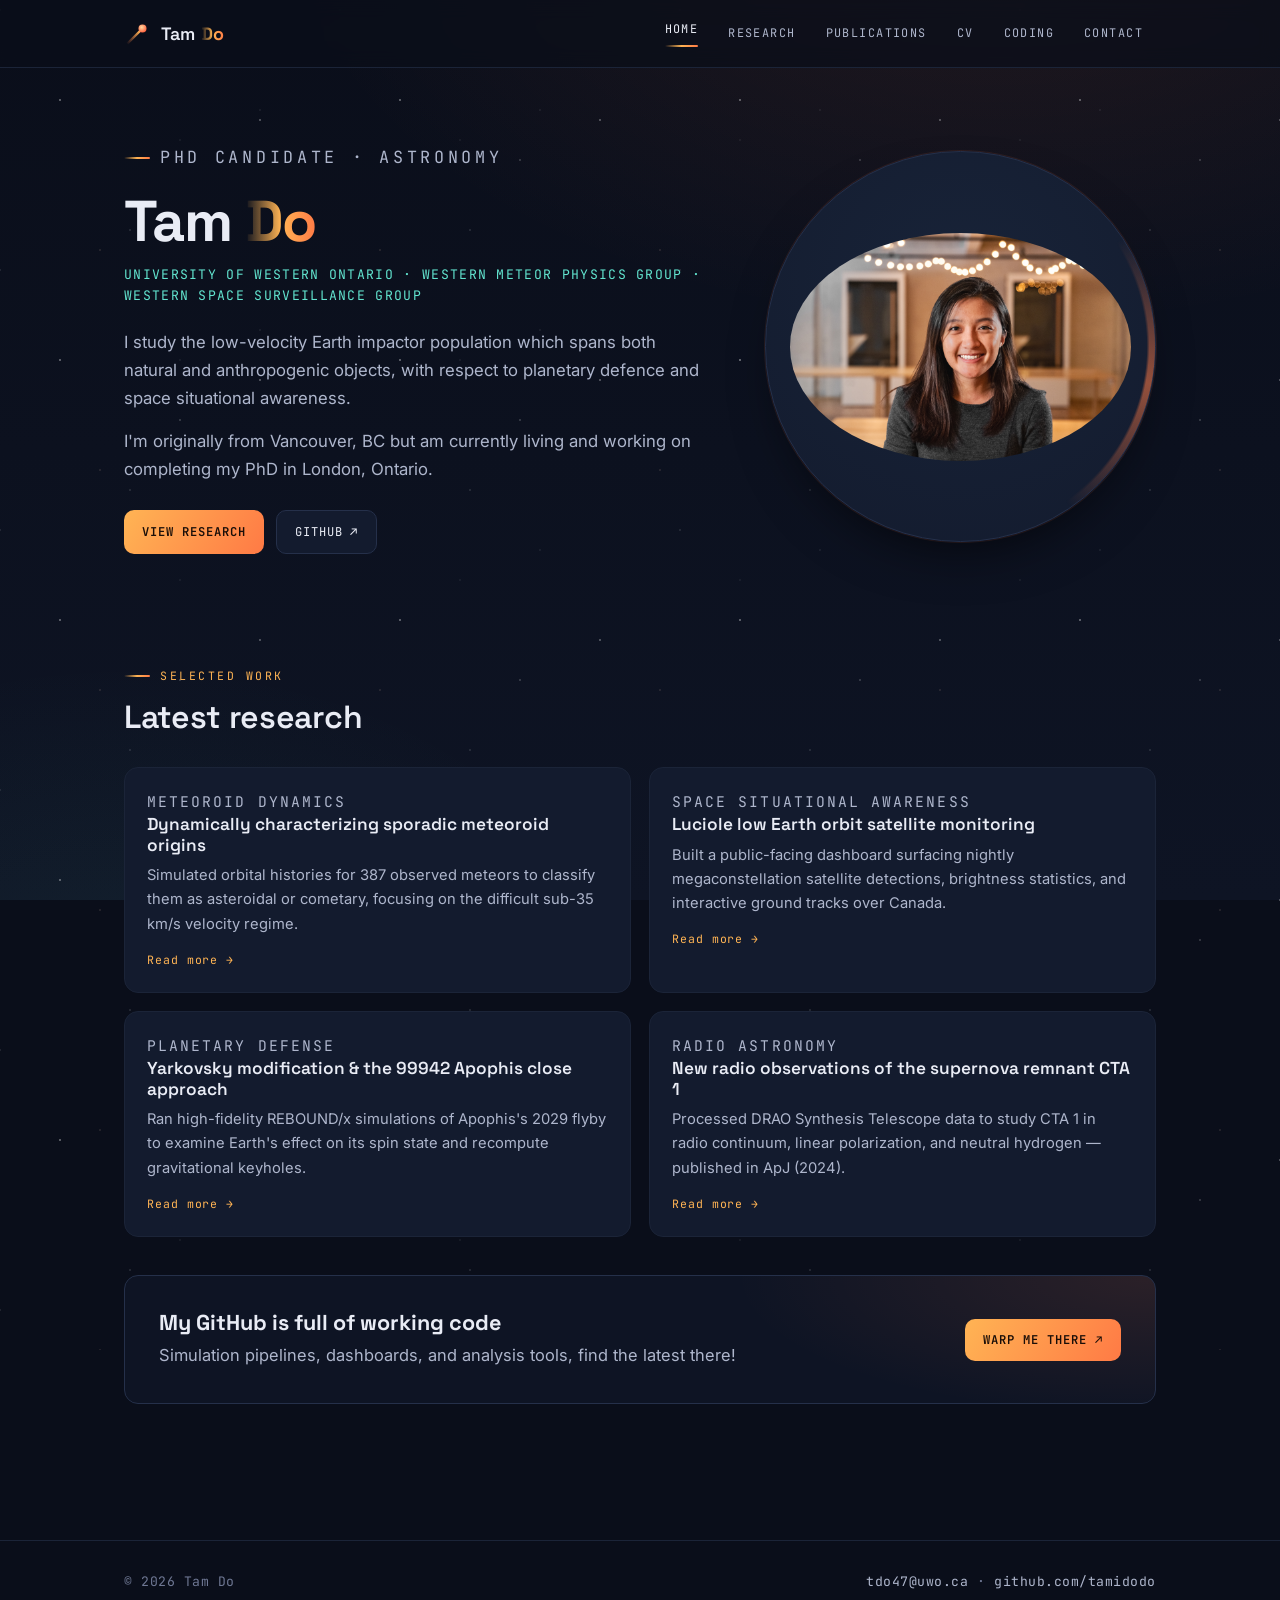
<file: index.html>
<!DOCTYPE html>
<html lang="en">

<head>
  <meta charset="UTF-8">
  <meta name="viewport" content="width=device-width, initial-scale=1">
  <title>Tam Do — Astronomy</title>
  <meta name="description"
    content="Tam Do — PhD candidate in Astronomy at the University of Western Ontario, studying the dynamical origins of meteoroids, satellite monitoring, and planetary defense.">
  <link rel="preconnect" href="https://fonts.googleapis.com">
  <link rel="preconnect" href="https://fonts.gstatic.com" crossorigin>
  <link
    href="https://fonts.googleapis.com/css2?family=Space+Grotesk:wght@400;500;600;700&family=Inter:wght@400;500;600&family=JetBrains+Mono:wght@400;500&display=swap"
    rel="stylesheet">
  <link rel="stylesheet" href="css/style.css">
</head>

<body>
  <div class="sky" aria-hidden="true"></div>
  <div class="meteor" aria-hidden="true"></div>

  <!-- NAV -->
  <header class="nav">
    <div class="nav__inner">
      <a class="brand" href="index.html">
        <span class="brand__mark" aria-hidden="true">
          <svg viewBox="0 0 26 26" fill="none">
            <path d="M3 23 L15.5 10.5" stroke="url(#mg)" stroke-width="2.4" stroke-linecap="round" />
            <circle cx="18.5" cy="7.5" r="4" fill="url(#mg2)" />
            <defs>
              <linearGradient id="mg" x1="3" y1="23" x2="15.5" y2="10.5" gradientUnits="userSpaceOnUse">
                <stop stop-color="#ff7a45" stop-opacity="0" />
                <stop offset="1" stop-color="#ffb454" />
              </linearGradient>
              <radialGradient id="mg2" cx="0.4" cy="0.35" r="0.7">
                <stop stop-color="#ffd9a0" />
                <stop offset="1" stop-color="#ff5c3a" />
              </radialGradient>
            </defs>
          </svg>
        </span>
        <span>Tam <b class="accent">Do</b></span>
      </a>
      <button class="nav__toggle" aria-label="Toggle menu">☰</button>
      <ul class="menu">
        <li><a href="index.html" class="active">Home</a></li>
        <li><a href="research.html">Research</a></li>
        <li><a href="publications.html">Publications</a></li>
        <li><a href="cv.html">CV</a></li>
        <li><a href="coding.html">Coding</a></li>
        <li><a href="contact.html">Contact</a></li>
      </ul>
    </div>
  </header>

  <main>
    <!-- HERO -->
    <section class="hero wrap">
      <div class="hero__grid">
        <div>
          <p class="eyebrow">PhD candidate · Astronomy</p>
          <h1>Tam <span class="accent">Do</span></h1>
          <p class="role">University of Western Ontario · Western Meteor Physics Group · Western Space Surveillance
            Group</p>
          <p>I study the low-velocity Earth impactor population which spans both natural and anthropogenic objects, with
            respect to planetary defence and space situational awareness.</p>
          <p>I'm originally from Vancouver, BC but am currently living and working on completing my PhD in London,
            Ontario.</p>
          <div class="hero__cta">
            <a class="btn btn--solid" href="research.html">View research</a>
            <a class="btn" href="https://github.com/tamidodo" target="_blank" rel="noopener">GitHub ↗</a>
          </div>
        </div>
        <div class="portrait">
          <div class="portrait__ph">
            <img src="images/profile.jpg" alt="Tam Do">
          </div>
        </div>
      </div>
    </section>

    <!-- LATEST RESEARCH -->
    <section class="section wrap">
      <div class="section__head">
        <p class="eyebrow">Selected work</p>
        <h2 class="section__title">Latest research</h2>
      </div>
      <div class="cards">
        <a class="card" href="research.html#meteoroids">
          <p class="card__tag">Meteoroid dynamics</p>
          <h3>Dynamically characterizing sporadic meteoroid origins</h3>
          <p>Simulated orbital histories for 387 observed meteors to classify them as asteroidal or cometary, focusing
            on the difficult sub-35 km/s velocity regime.</p>
          <span class="card__more">Read more →</span>
        </a>
        <a class="card" href="research.html#luciole">
          <p class="card__tag">Space situational awareness</p>
          <h3>Luciole low Earth orbit satellite monitoring</h3>
          <p>Built a public-facing dashboard surfacing nightly megaconstellation satellite detections, brightness
            statistics, and interactive ground tracks over Canada.</p>
          <span class="card__more">Read more →</span>
        </a>
        <a class="card" href="research.html#apophis">
          <p class="card__tag">Planetary defense</p>
          <h3>Yarkovsky modification &amp; the 99942 Apophis close approach</h3>
          <p>Ran high-fidelity REBOUND/x simulations of Apophis's 2029 flyby to examine Earth's effect on its spin state
            and recompute gravitational keyholes.</p>
          <span class="card__more">Read more →</span>
        </a>
        <a class="card" href="research.html#cta1">
          <p class="card__tag">Radio astronomy</p>
          <h3>New radio observations of the supernova remnant CTA 1</h3>
          <p>Processed DRAO Synthesis Telescope data to study CTA 1 in radio continuum, linear polarization, and neutral
            hydrogen — published in ApJ (2024).</p>
          <span class="card__more">Read more →</span>
        </a>
      </div>
    </section>


    <!-- GITHUB CALLOUT -->
    <section class="wrap">
      <div class="callout">
        <div>
          <h3>My GitHub is full of working code</h3>
          <p>Simulation pipelines, dashboards, and analysis tools, find the latest there!</p>
        </div>
        <a class="btn btn--solid" href="https://github.com/tamidodo" target="_blank" rel="noopener">Warp me there ↗</a>
      </div>
    </section>
  </main>

  <footer class="foot">
    <div class="wrap">
      <p>© 2026 Tam Do</p>
      <p><a href="mailto:tdo47@uwo.ca">tdo47@uwo.ca</a> · <a href="https://github.com/tamidodo" target="_blank"
          rel="noopener">github.com/tamidodo</a></p>
    </div>
  </footer>

  <script src="js/main.js"></script>
</body>

</html>
</file>
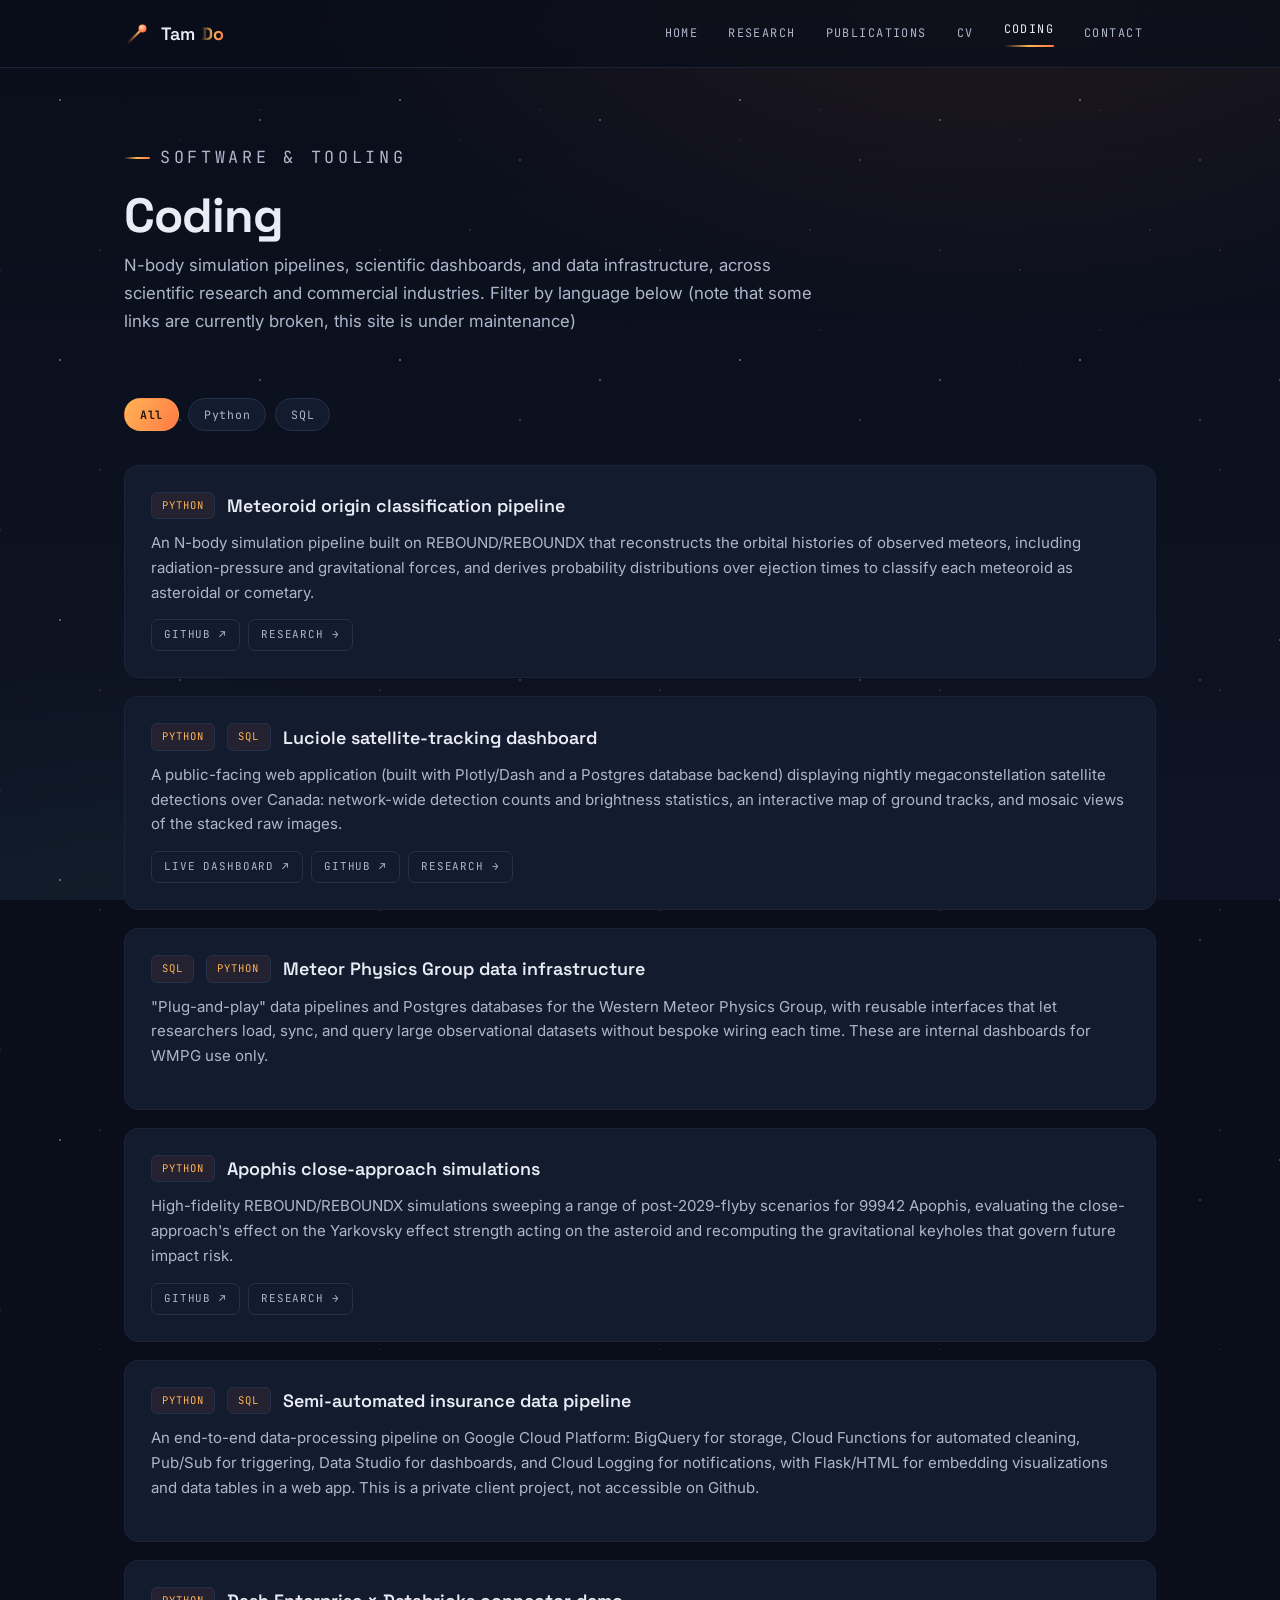
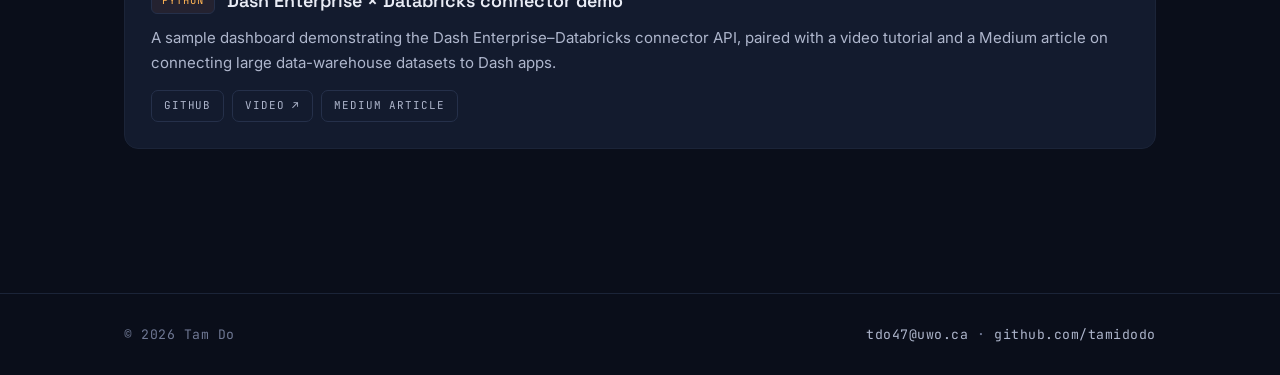
<file: coding.html>
<!DOCTYPE html>
<html lang="en">

<head>
  <meta charset="UTF-8">
  <meta name="viewport" content="width=device-width, initial-scale=1">
  <title>Coding — Tam Do</title>
  <meta name="description"
    content="Code and software projects by Tam Do — simulation pipelines, dashboards, and data infrastructure.">
  <link rel="preconnect" href="https://fonts.googleapis.com">
  <link rel="preconnect" href="https://fonts.gstatic.com" crossorigin>
  <link
    href="https://fonts.googleapis.com/css2?family=Space+Grotesk:wght@400;500;600;700&family=Inter:wght@400;500;600&family=JetBrains+Mono:wght@400;500&display=swap"
    rel="stylesheet">
  <link rel="stylesheet" href="css/style.css">
</head>

<body>
  <div class="sky" aria-hidden="true"></div>
  <div class="meteor" aria-hidden="true"></div>

  <header class="nav">
    <div class="nav__inner">
      <a class="brand" href="index.html">
        <span class="brand__mark" aria-hidden="true">
          <svg viewBox="0 0 26 26" fill="none">
            <path d="M3 23 L15.5 10.5" stroke="url(#mg)" stroke-width="2.4" stroke-linecap="round" />
            <circle cx="18.5" cy="7.5" r="4" fill="url(#mg2)" />
            <defs>
              <linearGradient id="mg" x1="3" y1="23" x2="15.5" y2="10.5" gradientUnits="userSpaceOnUse">
                <stop stop-color="#ff7a45" stop-opacity="0" />
                <stop offset="1" stop-color="#ffb454" />
              </linearGradient>
              <radialGradient id="mg2" cx="0.4" cy="0.35" r="0.7">
                <stop stop-color="#ffd9a0" />
                <stop offset="1" stop-color="#ff5c3a" />
              </radialGradient>
            </defs>
          </svg>
        </span>
        <span>Tam <b class="accent">Do</b></span>
      </a>
      <button class="nav__toggle" aria-label="Toggle menu">☰</button>
      <ul class="menu">
        <li><a href="index.html">Home</a></li>
        <li><a href="research.html">Research</a></li>
        <li><a href="publications.html">Publications</a></li>
        <li><a href="cv.html">CV</a></li>
        <li><a href="coding.html" class="active">Coding</a></li>
        <li><a href="contact.html">Contact</a></li>
      </ul>
    </div>
  </header>

  <main>
    <section class="hero wrap" style="padding-bottom:18px;">
      <p class="eyebrow">Software &amp; tooling</p>
      <h1 style="font-family:var(--display);font-size:clamp(2rem,4.5vw,3rem);font-weight:700;letter-spacing:-0.02em;">
        Coding</h1>
      <p style="color:var(--ink-soft);max-width:64ch;">N-body simulation pipelines, scientific dashboards, and data
        infrastructure, across scientific research and commercial industries. Filter by language below (note that some
        links are currently broken, this site is under maintenance)</p>
    </section>

    <section class="section wrap" style="padding-top:28px;">
      <div class="filters" role="tablist" aria-label="Filter projects by language">
        <button class="filter active" data-lang="all">All</button>
        <button class="filter" data-lang="python">Python</button>
        <button class="filter" data-lang="sql">SQL</button>
      </div>

      <div class="projects">

        <article class="project" data-langs="python">
          <div class="project__head">
            <span class="lang-tag">Python</span>
            <h3>Meteoroid origin classification pipeline</h3>
          </div>
          <p>An N-body simulation pipeline built on REBOUND/REBOUNDX that reconstructs the orbital histories of observed
            meteors, including radiation-pressure and gravitational forces, and derives probability distributions over
            ejection times to classify each meteoroid as asteroidal or cometary.</p>
          <div class="project__links">
            <a class="chip" href="https://github.com/tamidodo" target="_blank" rel="noopener">GitHub ↗</a>
            <a class="chip" href="research.html#meteoroids">Research →</a>
          </div>
        </article>

        <article class="project" data-langs="python sql">
          <div class="project__head">
            <span class="lang-tag">Python</span><span class="lang-tag">SQL</span>
            <h3>Luciole satellite-tracking dashboard</h3>
          </div>
          <p>A public-facing web application (built with Plotly/Dash and a Postgres database backend) displaying nightly
            megaconstellation satellite detections over
            Canada: network-wide detection counts and brightness statistics, an interactive map of ground tracks, and
            mosaic views of the stacked raw images.</p>
          <div class="project__links">
            <a class="chip" href="#">Live dashboard ↗</a>
            <a class="chip" href="https://github.com/tamidodo" target="_blank" rel="noopener">GitHub ↗</a>
            <a class="chip" href="research.html#luciole">Research →</a>
          </div>
        </article>

        <article class="project" data-langs="sql python">
          <div class="project__head">
            <span class="lang-tag">SQL</span><span class="lang-tag">Python</span>
            <h3>Meteor Physics Group data infrastructure</h3>
          </div>
          <p>"Plug-and-play" data pipelines and Postgres databases for the Western Meteor Physics Group, with reusable
            interfaces that let researchers load, sync, and query large observational datasets without bespoke wiring
            each time. These are internal dashboards for WMPG use only.</p>
        </article>

        <article class="project" data-langs="python">
          <div class="project__head">
            <span class="lang-tag">Python</span>
            <h3>Apophis close-approach simulations</h3>
          </div>
          <p>High-fidelity REBOUND/REBOUNDX simulations sweeping a range of post-2029-flyby scenarios for 99942 Apophis,
            evaluating the close-approach's effect on the Yarkovsky effect strength acting on the asteroid and
            recomputing the gravitational keyholes that
            govern future impact risk.</p>
          <div class="project__links">
            <a class="chip" href="https://github.com/tamidodo/Apophis" target="_blank" rel="noopener">GitHub ↗</a>
            <a class="chip" href="research.html#apophis">Research →</a>
          </div>
        </article>

        <article class="project" data-langs="python sql">
          <div class="project__head">
            <span class="lang-tag">Python</span><span class="lang-tag">SQL</span>
            <h3>Semi-automated insurance data pipeline</h3>
          </div>
          <p>An end-to-end data-processing pipeline on Google Cloud Platform: BigQuery for storage, Cloud Functions for
            automated cleaning, Pub/Sub for triggering, Data Studio for dashboards, and Cloud Logging for notifications,
            with Flask/HTML for embedding visualizations and data tables in a web app. This is a private client project,
            not accessible on Github.</p>
        </article>

        <article class="project" data-langs="python sql">
          <div class="project__head">
            <span class="lang-tag">Python</span>
            <h3>Dash Enterprise × Databricks connector demo</h3>
          </div>
          <p>A sample dashboard demonstrating the Dash Enterprise–Databricks connector API, paired with a video tutorial
            and a Medium article on connecting large data-warehouse datasets to Dash apps.</p>
          <div class="project__links">
            <a class="chip" href="https://github.com/plotly/dash-dbx-sql-advanced-v2" target="_blank"
              rel="noopener">Github </a>
            <a class="chip" href="https://www.youtube.com/watch?v=tmte0KqewD0" target="_blank" rel="noopener">Video
              ↗</a>
            <a class="chip"
              href="https://medium.com/plotly/building-plotly-dash-apps-on-a-lakehouse-with-databricks-sql-advanced-edition-4e1015593633"
              target="_blank" rel="noopener">Medium Article</a>
          </div>
        </article>
      </div>
    </section>
  </main>

  <footer class="foot">
    <div class="wrap">
      <p>© 2026 Tam Do</p>
      <p><a href="mailto:tdo47@uwo.ca">tdo47@uwo.ca</a> · <a href="https://github.com/tamidodo" target="_blank"
          rel="noopener">github.com/tamidodo</a></p>
    </div>
  </footer>

  <script src="js/main.js"></script>
</body>

</html>
</file>
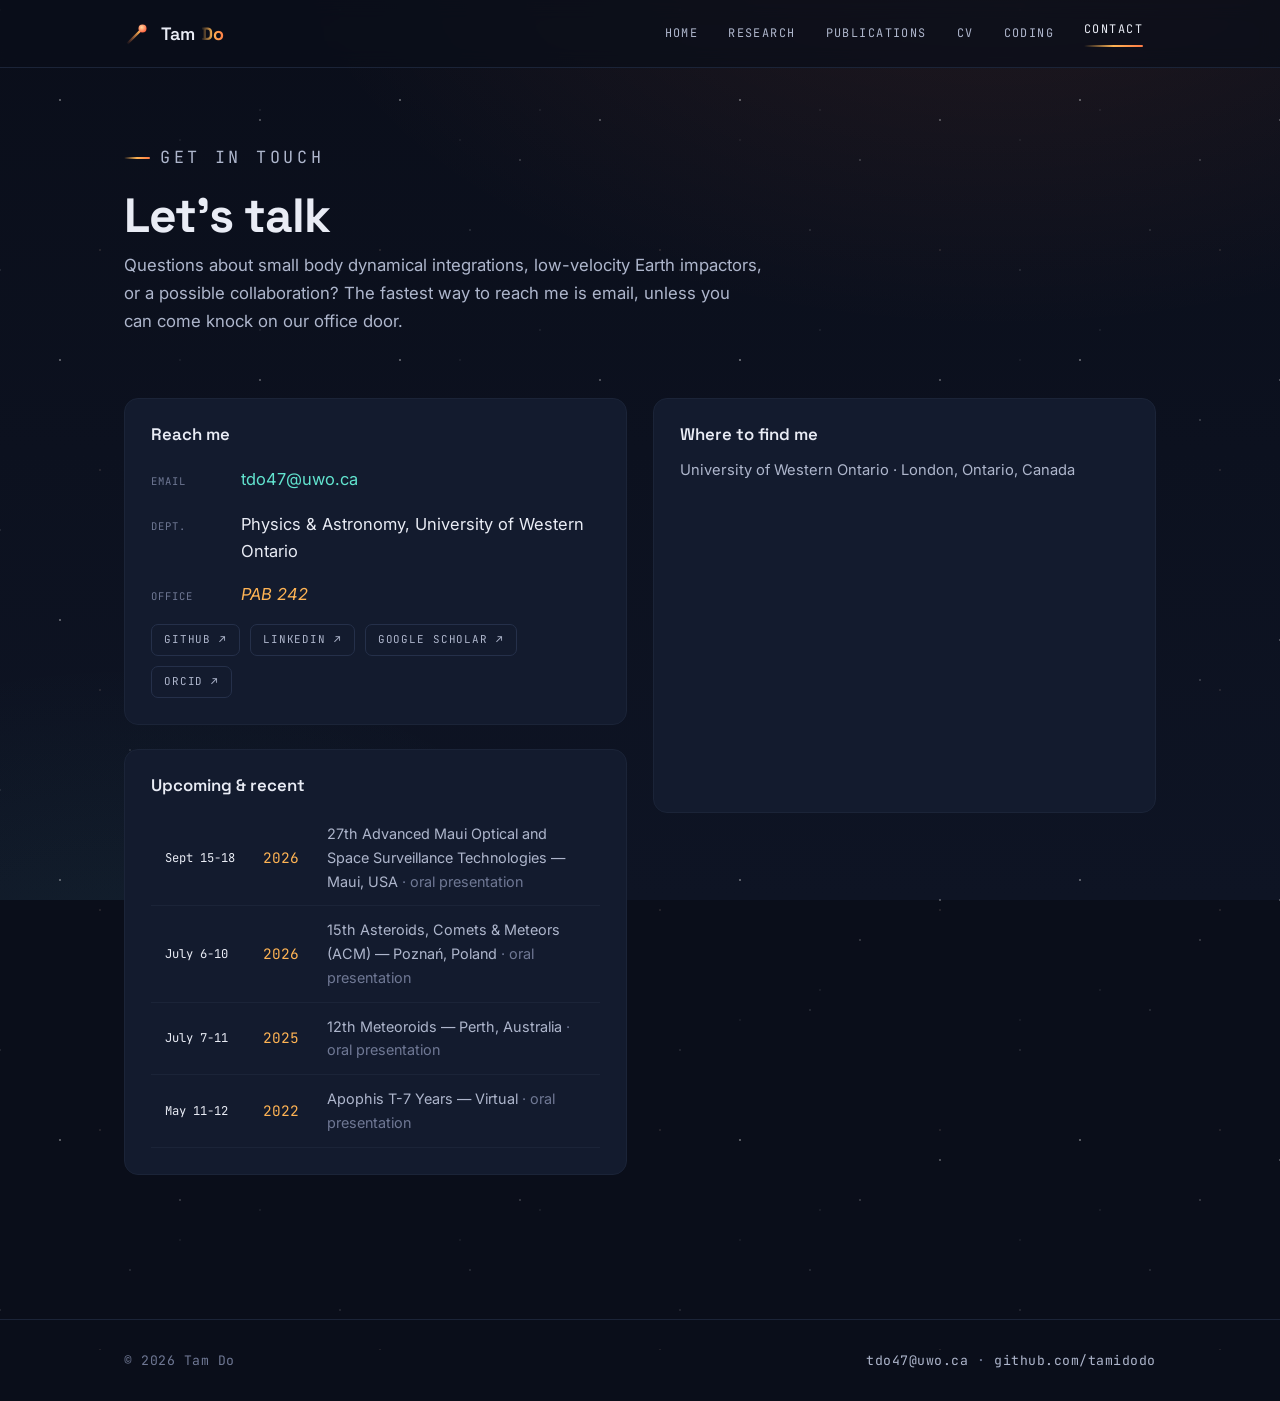
<file: contact.html>
<!DOCTYPE html>
<html lang="en">

<head>
  <meta charset="UTF-8">
  <meta name="viewport" content="width=device-width, initial-scale=1">
  <title>Contact — Tam Do</title>
  <meta name="description" content="Get in touch with Tam Do — email, office, and upcoming conferences.">
  <link rel="preconnect" href="https://fonts.googleapis.com">
  <link rel="preconnect" href="https://fonts.gstatic.com" crossorigin>
  <link
    href="https://fonts.googleapis.com/css2?family=Space+Grotesk:wght@400;500;600;700&family=Inter:wght@400;500;600&family=JetBrains+Mono:wght@400;500&display=swap"
    rel="stylesheet">
  <link rel="stylesheet" href="css/style.css">
</head>

<body>
  <div class="sky" aria-hidden="true"></div>
  <div class="meteor" aria-hidden="true"></div>

  <header class="nav">
    <div class="nav__inner">
      <a class="brand" href="index.html">
        <span class="brand__mark" aria-hidden="true">
          <svg viewBox="0 0 26 26" fill="none">
            <path d="M3 23 L15.5 10.5" stroke="url(#mg)" stroke-width="2.4" stroke-linecap="round" />
            <circle cx="18.5" cy="7.5" r="4" fill="url(#mg2)" />
            <defs>
              <linearGradient id="mg" x1="3" y1="23" x2="15.5" y2="10.5" gradientUnits="userSpaceOnUse">
                <stop stop-color="#ff7a45" stop-opacity="0" />
                <stop offset="1" stop-color="#ffb454" />
              </linearGradient>
              <radialGradient id="mg2" cx="0.4" cy="0.35" r="0.7">
                <stop stop-color="#ffd9a0" />
                <stop offset="1" stop-color="#ff5c3a" />
              </radialGradient>
            </defs>
          </svg>
        </span>
        <span>Tam <b class="accent">Do</b></span>
      </a>
      <button class="nav__toggle" aria-label="Toggle menu">☰</button>
      <ul class="menu">
        <li><a href="index.html">Home</a></li>
        <li><a href="research.html">Research</a></li>
        <li><a href="publications.html">Publications</a></li>
        <li><a href="cv.html">CV</a></li>
        <li><a href="coding.html">Coding</a></li>
        <li><a href="contact.html" class="active">Contact</a></li>
      </ul>
    </div>
  </header>

  <main>
    <section class="hero wrap" style="padding-bottom:18px;">
      <p class="eyebrow">Get in touch</p>
      <h1 style="font-family:var(--display);font-size:clamp(2rem,4.5vw,3rem);font-weight:700;letter-spacing:-0.02em;">
        Let's talk</h1>
      <p style="color:var(--ink-soft);max-width:58ch;">Questions about small body dynamical integrations, low-velocity
        Earth impactors, or a possible collaboration? The fastest way to reach me is email, unless you can come knock on
        our office door.</p>
    </section>

    <section class="section wrap" style="padding-top:28px;">
      <div class="contact-grid">

        <!-- left column -->
        <div style="display:grid;gap:24px;">
          <div class="contact-card">
            <h3>Reach me</h3>
            <div class="contact-row">
              <span class="lbl">Email</span>
              <a href="mailto:tdo47@uwo.ca">tdo47@uwo.ca</a>
            </div>
            <div class="contact-row">
              <span class="lbl">Dept.</span>
              <span>Physics &amp; Astronomy, University of Western Ontario</span>
            </div>
            <div class="contact-row">
              <span class="lbl">Office</span>
              <span class="placeholder">PAB 242</span>
            </div>
            <div class="socials">
              <a class="chip" href="https://github.com/tamidodo" target="_blank" rel="noopener">GitHub ↗</a>
              <a class="chip" href="https://www.linkedin.com/in/tammy-do-43b07a137/" target="_blank"
                rel="noopener">LinkedIn ↗</a>
              <a class="chip" href="https://scholar.google.com/citations?user=mvwR3OoAAAAJ&hl=en" target="_blank"
                rel="noopener">Google Scholar ↗</a>
              <a class="chip" href="https://orcid.org/0009-0006-0795-970X" target="_blank" rel="noopener">ORCID ↗</a>
            </div>
          </div>

          <div class="contact-card">
            <h3>Upcoming &amp; recent</h3>
            <table class="conf-table">
              <tbody>
                <tr>
                  <td>Sept 15-18</td>
                  <td>2026</td>
                  <td>27th Advanced Maui Optical and Space Surveillance Technologies — Maui, USA <span
                      style="color:var(--ink-faint);">· oral presentation</span></td>
                </tr>
                <tr>
                  <td>July 6-10</td>
                  <td>2026</td>
                  <td>15th Asteroids, Comets &amp; Meteors (ACM) — Poznań, Poland <span
                      style="color:var(--ink-faint);">· oral presentation</span></td>
                </tr>
                <tr>
                  <td>July 7-11</td>
                  <td>2025</td>
                  <td>12th Meteoroids — Perth, Australia <span style="color:var(--ink-faint);">· oral
                      presentation</span></td>
                </tr>
                <tr>
                  <td>May 11-12</td>
                  <td>2022</td>
                  <td>Apophis T-7 Years — Virtual <span style="color:var(--ink-faint);">· oral presentation</span></td>
                </tr>
              </tbody>
            </table>
          </div>
        </div>

        <!-- right column -->
        <div class="contact-card">
          <h3>Where to find me</h3>
          <p style="color:var(--ink-soft);font-size:0.92rem;margin-top:0;">University of Western Ontario · London,
            Ontario, Canada</p>
          <iframe class="map-embed" title="University of Western Ontario, Physics and Astronomy"
            src="https://maps.google.com/maps?q=Physics%20and%20Astronomy%20Building%20Western%20University%20London%20Ontario&t=&z=14&ie=UTF8&iwloc=&output=embed"
            loading="lazy" referrerpolicy="no-referrer-when-downgrade"></iframe>
        </div>

      </div>
    </section>
  </main>

  <footer class="foot">
    <div class="wrap">
      <p>© 2026 Tam Do</p>
      <p><a href="mailto:tdo47@uwo.ca">tdo47@uwo.ca</a> · <a href="https://github.com/tamidodo" target="_blank"
          rel="noopener">github.com/tamidodo</a></p>
    </div>
  </footer>

  <script src="js/main.js"></script>
</body>

</html>
</file>
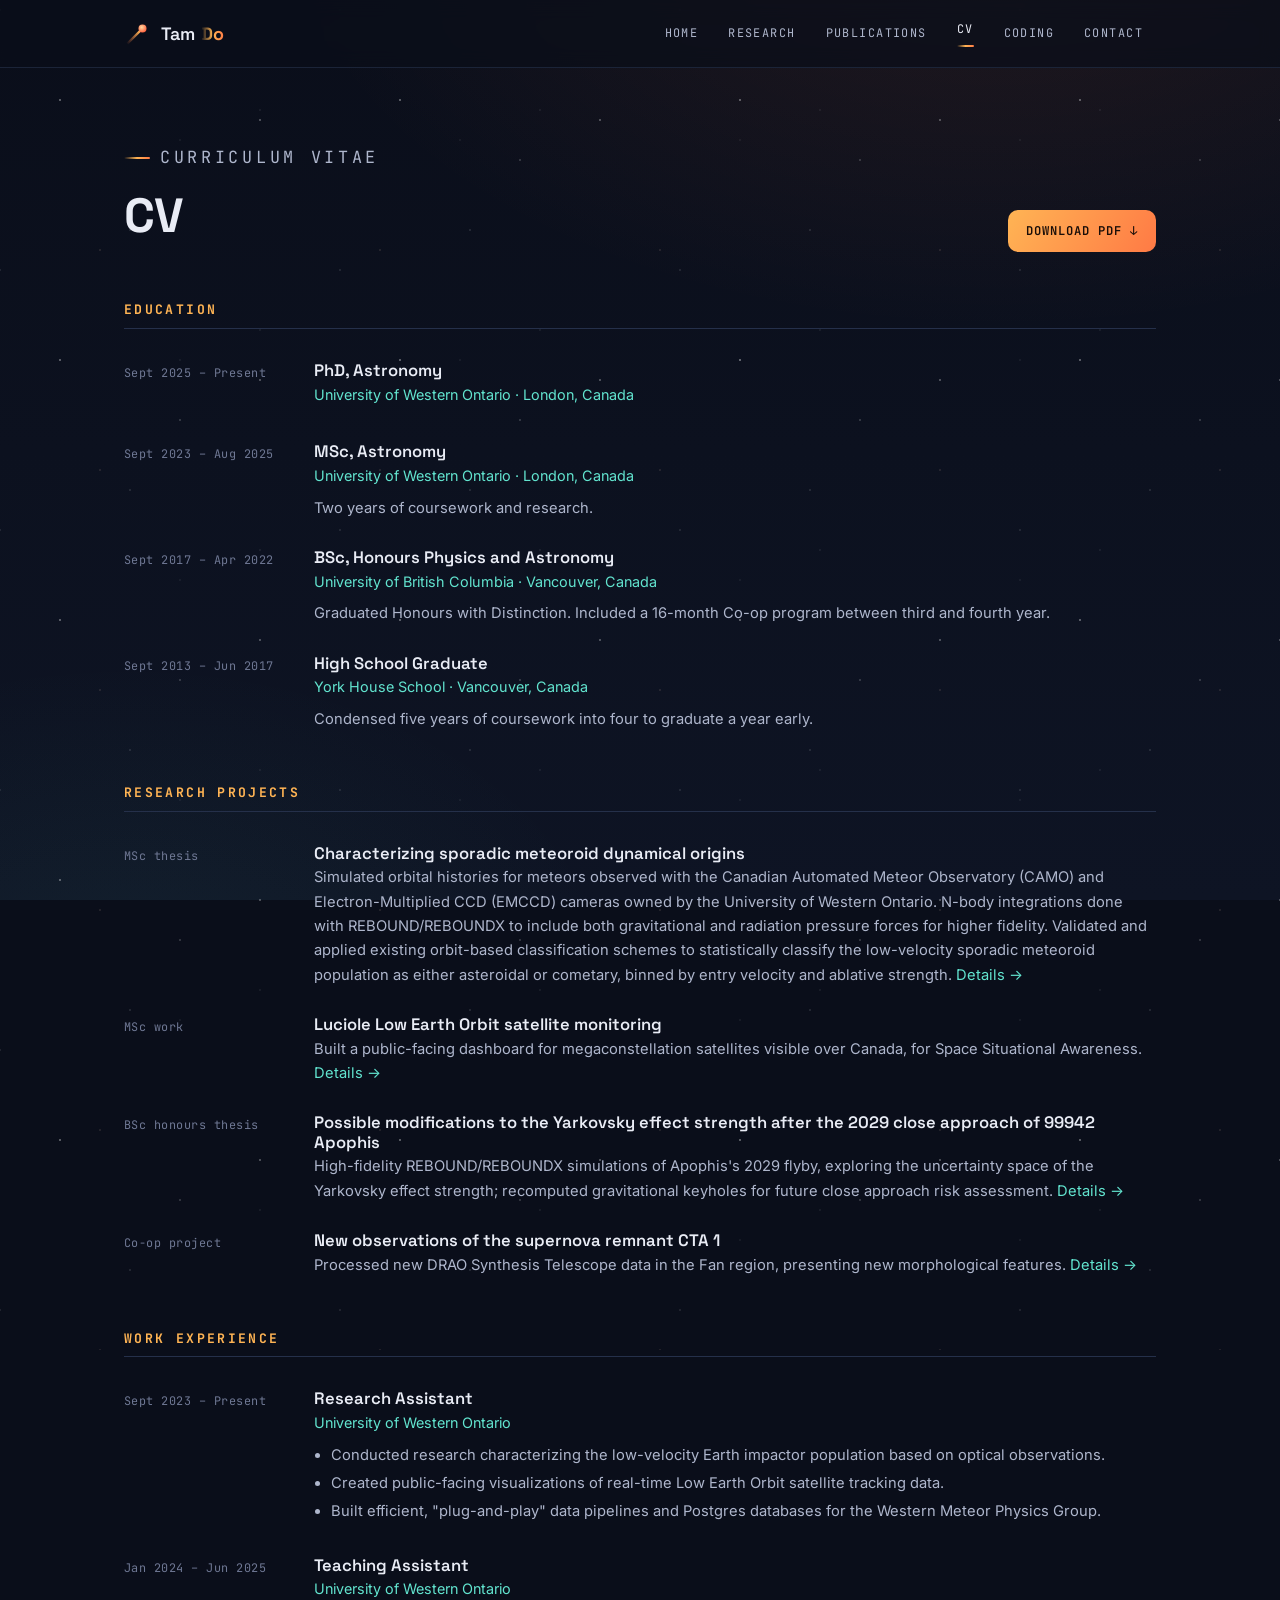
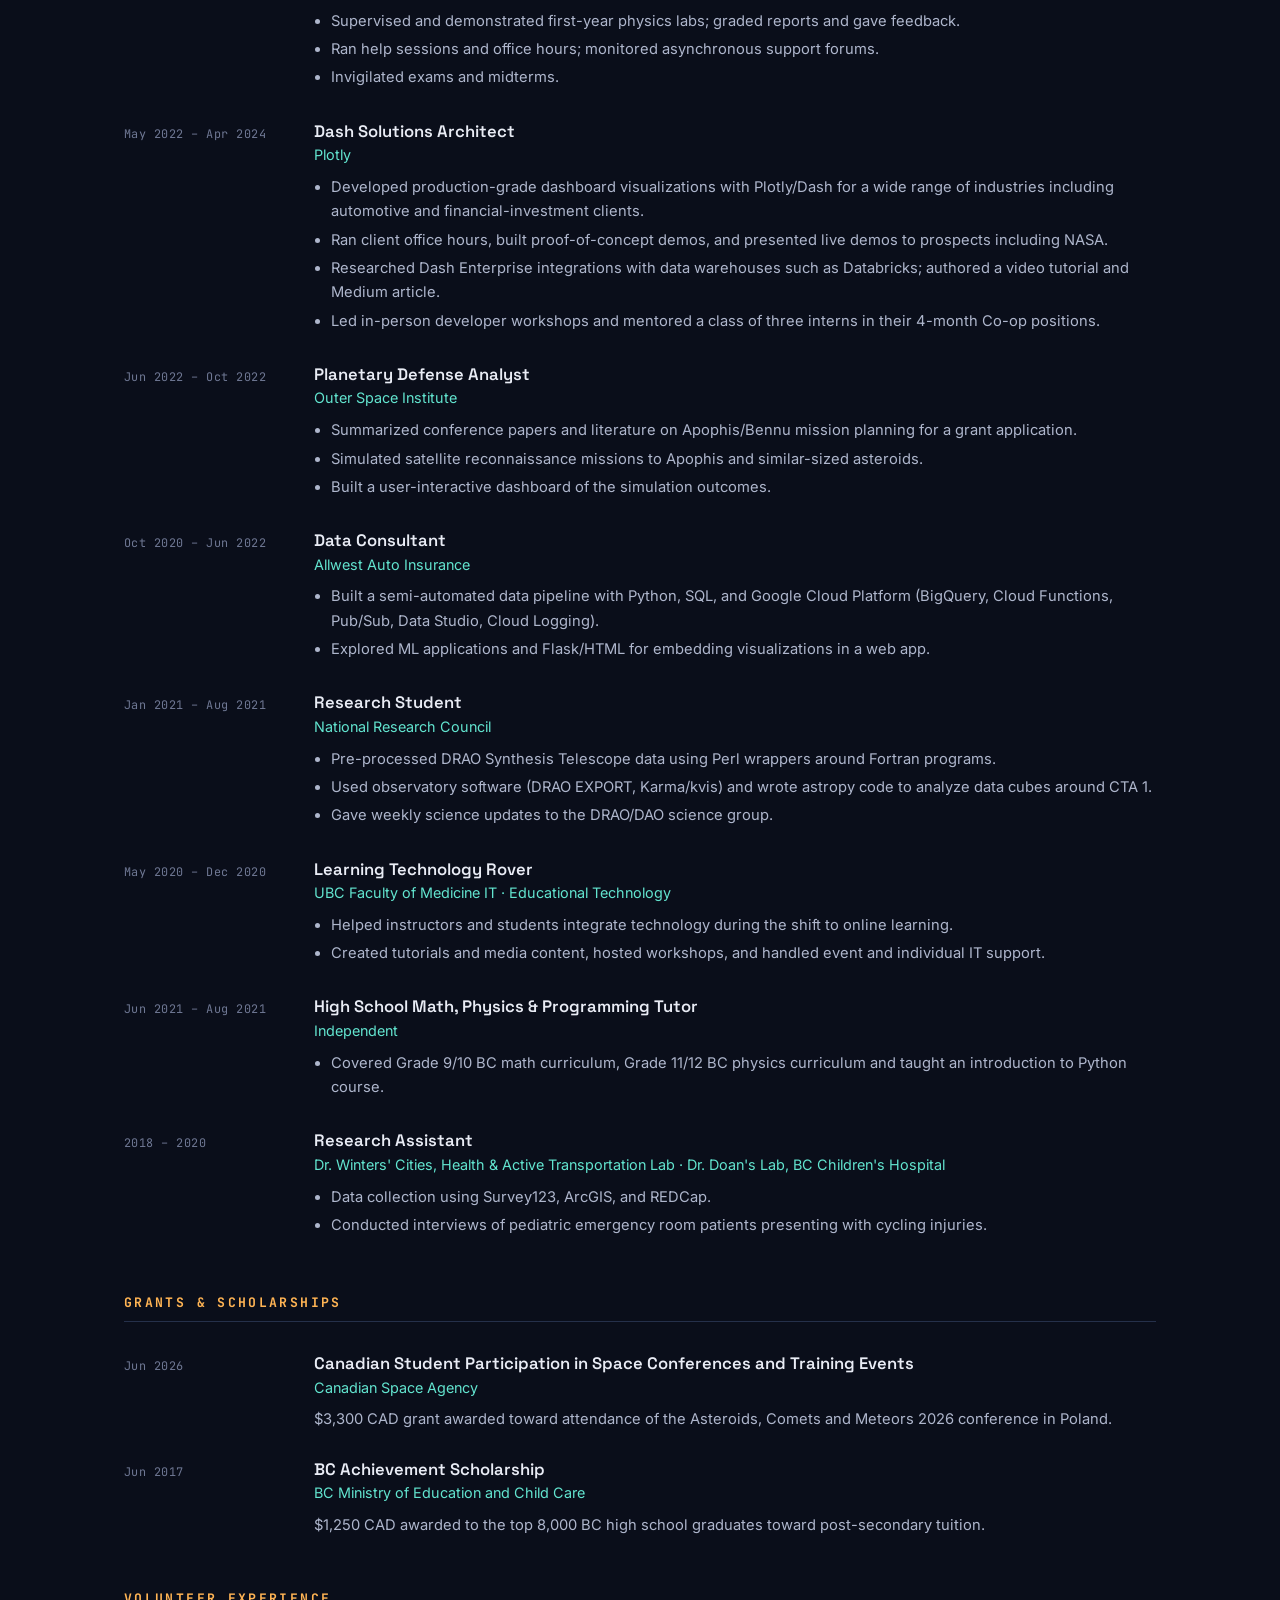
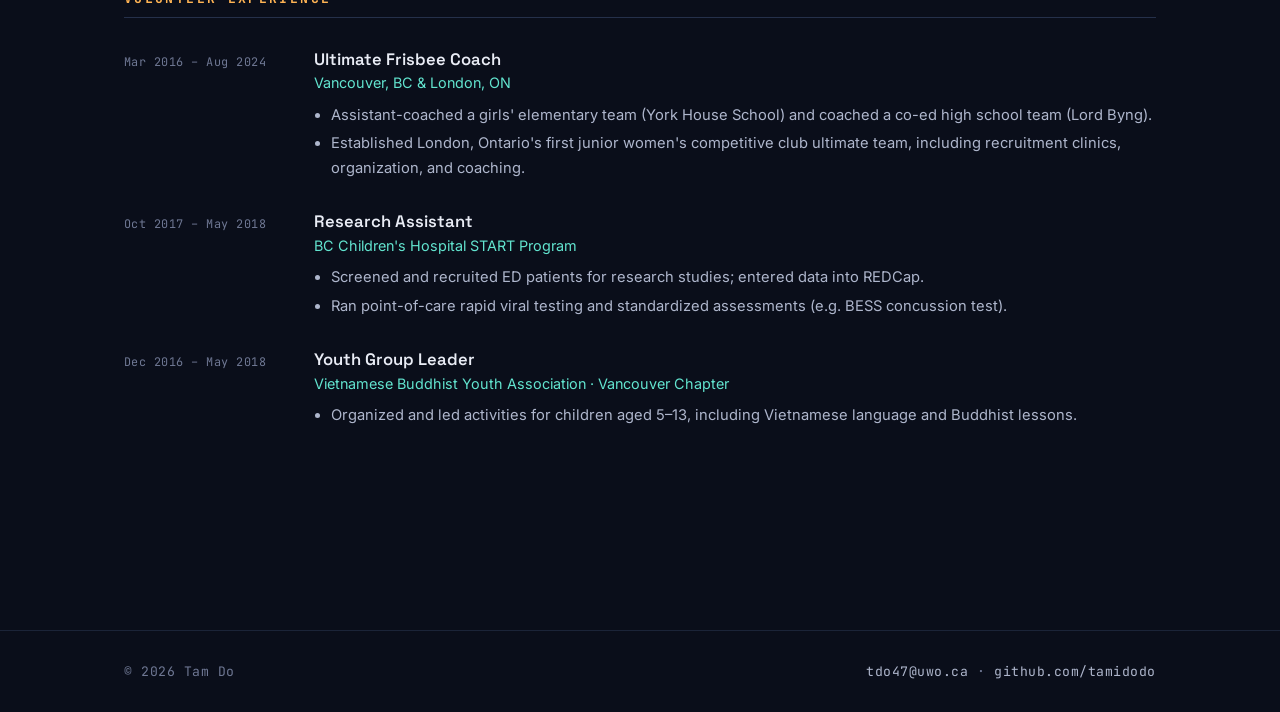
<file: cv.html>
<!DOCTYPE html>
<html lang="en">

<head>
  <meta charset="UTF-8">
  <meta name="viewport" content="width=device-width, initial-scale=1">
  <title>CV — Tam Do</title>
  <meta name="description" content="Curriculum vitae of Tam Do — education, research, and professional experience.">
  <link rel="preconnect" href="https://fonts.googleapis.com">
  <link rel="preconnect" href="https://fonts.gstatic.com" crossorigin>
  <link
    href="https://fonts.googleapis.com/css2?family=Space+Grotesk:wght@400;500;600;700&family=Inter:wght@400;500;600&family=JetBrains+Mono:wght@400;500&display=swap"
    rel="stylesheet">
  <link rel="stylesheet" href="css/style.css">
</head>

<body>
  <div class="sky" aria-hidden="true"></div>
  <div class="meteor" aria-hidden="true"></div>

  <header class="nav">
    <div class="nav__inner">
      <a class="brand" href="index.html">
        <span class="brand__mark" aria-hidden="true">
          <svg viewBox="0 0 26 26" fill="none">
            <path d="M3 23 L15.5 10.5" stroke="url(#mg)" stroke-width="2.4" stroke-linecap="round" />
            <circle cx="18.5" cy="7.5" r="4" fill="url(#mg2)" />
            <defs>
              <linearGradient id="mg" x1="3" y1="23" x2="15.5" y2="10.5" gradientUnits="userSpaceOnUse">
                <stop stop-color="#ff7a45" stop-opacity="0" />
                <stop offset="1" stop-color="#ffb454" />
              </linearGradient>
              <radialGradient id="mg2" cx="0.4" cy="0.35" r="0.7">
                <stop stop-color="#ffd9a0" />
                <stop offset="1" stop-color="#ff5c3a" />
              </radialGradient>
            </defs>
          </svg>
        </span>
        <span>Tam <b class="accent">Do</b></span>
      </a>
      <button class="nav__toggle" aria-label="Toggle menu">☰</button>
      <ul class="menu">
        <li><a href="index.html">Home</a></li>
        <li><a href="research.html">Research</a></li>
        <li><a href="publications.html">Publications</a></li>
        <li><a href="cv.html" class="active">CV</a></li>
        <li><a href="coding.html">Coding</a></li>
        <li><a href="contact.html">Contact</a></li>
      </ul>
    </div>
  </header>

  <main>
    <section class="hero wrap" style="padding-bottom:18px;">
      <div class="cv-head">
        <div>
          <p class="eyebrow">Curriculum vitae</p>
          <h1
            style="font-family:var(--display);font-size:clamp(2rem,4.5vw,3rem);font-weight:700;letter-spacing:-0.02em;">
            CV</h1>
        </div>
        <!-- Drop your PDF in the site folder and this button will serve it -->
        <a class="btn btn--solid" href="Academic_CV.pdf" download>Download PDF ↓</a>
      </div>
    </section>

    <section class="section wrap" style="padding-top:24px;">

      <!-- EDUCATION -->
      <div class="cv-block">
        <h3>Education</h3>
        <div class="cv-item">
          <div class="cv-item__when">Sept 2025 – Present</div>
          <div class="cv-item__what">
            <h4>PhD, Astronomy</h4>
            <p class="org">University of Western Ontario · London, Canada</p>
          </div>
        </div>
        <div class="cv-item">
          <div class="cv-item__when">Sept 2023 – Aug 2025</div>
          <div class="cv-item__what">
            <h4>MSc, Astronomy</h4>
            <p class="org">University of Western Ontario · London, Canada</p>
            <p>Two years of coursework and research.</p>
          </div>
        </div>
        <div class="cv-item">
          <div class="cv-item__when">Sept 2017 – Apr 2022</div>
          <div class="cv-item__what">
            <h4>BSc, Honours Physics and Astronomy</h4>
            <p class="org">University of British Columbia · Vancouver, Canada</p>
            <p>Graduated Honours with Distinction. Included a 16-month Co-op program between third and fourth year.
            </p>
          </div>
        </div>
        <div class="cv-item">
          <div class="cv-item__when">Sept 2013 – Jun 2017</div>
          <div class="cv-item__what">
            <h4>High School Graduate</h4>
            <p class="org">York House School · Vancouver, Canada</p>
            <p>Condensed five years of coursework into four to graduate a year early.</p>
          </div>
        </div>
      </div>

      <!-- RESEARCH PROJECTS -->
      <div class="cv-block">
        <h3>Research Projects</h3>
        <div class="cv-item">
          <div class="cv-item__when">MSc thesis</div>
          <div class="cv-item__what">
            <h4>Characterizing sporadic meteoroid dynamical origins</h4>
            <p>Simulated orbital histories for meteors observed with the Canadian Automated Meteor Observatory (CAMO)
              and Electron-Multiplied CCD (EMCCD) cameras owned by the University of Western Ontario. N-body
              integrations done with REBOUND/REBOUNDX to include both gravitational and radiation pressure forces for
              higher fidelity. Validated and applied existing orbit-based classification schemes to statistically
              classify the low-velocity sporadic meteoroid population as either asteroidal or
              cometary, binned by entry velocity and ablative strength. <a class="pub__venue"
                href="research.html#meteoroids" style="color:var(--ion);">Details →</a></p>
          </div>
        </div>
        <div class="cv-item">
          <div class="cv-item__when">MSc work</div>
          <div class="cv-item__what">
            <h4>Luciole Low Earth Orbit satellite monitoring</h4>
            <p>Built a public-facing dashboard for megaconstellation satellites visible over Canada, for Space
              Situational Awareness. <a class="pub__venue" href="research.html#luciole"
                style="color:var(--ion);">Details →</a></p>
          </div>
        </div>
        <div class="cv-item">
          <div class="cv-item__when">BSc honours thesis</div>
          <div class="cv-item__what">
            <h4>Possible modifications to the Yarkovsky effect strength after the 2029 close approach of 99942 Apophis
            </h4>
            <p>High-fidelity REBOUND/REBOUNDX simulations of Apophis's 2029 flyby, exploring the uncertainty space of
              the Yarkovsky effect strength; recomputed gravitational keyholes for future close approach risk
              assessment. <a class="pub__venue" href="research.html#apophis" style="color:var(--ion);">Details →</a></p>
          </div>
        </div>
        <div class="cv-item">
          <div class="cv-item__when">Co-op project</div>
          <div class="cv-item__what">
            <h4>New observations of the supernova remnant CTA 1</h4>
            <p>Processed new DRAO Synthesis Telescope data in the Fan region, presenting new morphological features. <a
                class="pub__venue" href="research.html#cta1" style="color:var(--ion);">Details →</a></p>
          </div>
        </div>
      </div>

      <!-- WORK EXPERIENCE -->
      <div class="cv-block">
        <h3>Work Experience</h3>
        <div class="cv-item">
          <div class="cv-item__when">Sept 2023 – Present</div>
          <div class="cv-item__what">
            <h4>Research Assistant</h4>
            <p class="org">University of Western Ontario</p>
            <ul>
              <li>Conducted research characterizing the low-velocity Earth impactor population based on optical
                observations.</li>
              <li>Created public-facing visualizations of real-time Low Earth Orbit satellite tracking data.</li>
              <li>Built efficient, "plug-and-play" data pipelines and Postgres databases for the Western Meteor Physics
                Group.</li>
            </ul>
          </div>
        </div>
        <div class="cv-item">
          <div class="cv-item__when">Jan 2024 – Jun 2025</div>
          <div class="cv-item__what">
            <h4>Teaching Assistant</h4>
            <p class="org">University of Western Ontario</p>
            <ul>
              <li>Supervised and demonstrated first-year physics labs; graded reports and gave feedback.</li>
              <li>Ran help sessions and office hours; monitored asynchronous support forums.</li>
              <li>Invigilated exams and midterms.</li>
            </ul>
          </div>
        </div>
        <div class="cv-item">
          <div class="cv-item__when">May 2022 – Apr 2024</div>
          <div class="cv-item__what">
            <h4>Dash Solutions Architect</h4>
            <p class="org">Plotly</p>
            <ul>
              <li>Developed production-grade dashboard visualizations with Plotly/Dash for a wide range of industries
                including automotive and
                financial-investment clients.</li>
              <li>Ran client office hours, built proof-of-concept demos, and presented live demos to prospects including
                NASA.
              </li>
              <li>Researched Dash Enterprise integrations with data warehouses such as Databricks; authored a video
                tutorial and Medium article.</li>
              <li>Led in-person developer workshops and mentored a class of three interns in their 4-month Co-op
                positions.</li>
            </ul>
          </div>
        </div>
        <div class="cv-item">
          <div class="cv-item__when">Jun 2022 – Oct 2022</div>
          <div class="cv-item__what">
            <h4>Planetary Defense Analyst</h4>
            <p class="org">Outer Space Institute</p>
            <ul>
              <li>Summarized conference papers and literature on Apophis/Bennu mission planning for a grant application.
              </li>
              <li>Simulated satellite reconnaissance missions to Apophis and similar-sized asteroids.</li>
              <li>Built a user-interactive dashboard of the simulation outcomes.</li>
            </ul>
          </div>
        </div>
        <div class="cv-item">
          <div class="cv-item__when">Oct 2020 – Jun 2022</div>
          <div class="cv-item__what">
            <h4>Data Consultant</h4>
            <p class="org">Allwest Auto Insurance</p>
            <ul>
              <li>Built a semi-automated data pipeline with Python, SQL, and Google Cloud Platform (BigQuery, Cloud
                Functions, Pub/Sub, Data Studio, Cloud Logging).</li>
              <li>Explored ML applications and Flask/HTML for embedding visualizations in a web app.</li>
            </ul>
          </div>
        </div>
        <div class="cv-item">
          <div class="cv-item__when">Jan 2021 – Aug 2021</div>
          <div class="cv-item__what">
            <h4>Research Student</h4>
            <p class="org">National Research Council</p>
            <ul>
              <li>Pre-processed DRAO Synthesis Telescope data using Perl wrappers around Fortran programs.</li>
              <li>Used observatory software (DRAO EXPORT, Karma/kvis) and wrote astropy code to analyze data cubes
                around CTA 1.</li>
              <li>Gave weekly science updates to the DRAO/DAO science group.</li>
            </ul>
          </div>
        </div>
        <div class="cv-item">
          <div class="cv-item__when">May 2020 – Dec 2020</div>
          <div class="cv-item__what">
            <h4>Learning Technology Rover</h4>
            <p class="org">UBC Faculty of Medicine IT · Educational Technology</p>
            <ul>
              <li>Helped instructors and students integrate technology during the shift to online learning.</li>
              <li>Created tutorials and media content, hosted workshops, and handled event and individual IT support.
              </li>
            </ul>
          </div>
        </div>
        <div class="cv-item">
          <div class="cv-item__when">Jun 2021 – Aug 2021</div>
          <div class="cv-item__what">
            <h4>High School Math, Physics &amp; Programming Tutor</h4>
            <p class="org">Independent</p>
            <ul>
              <li>Covered Grade 9/10 BC math curriculum, Grade 11/12 BC physics curriculum and taught an introduction to
                Python course.</li>
            </ul>
          </div>
        </div>
        <div class="cv-item">
          <div class="cv-item__when">2018 – 2020</div>
          <div class="cv-item__what">
            <h4>Research Assistant</h4>
            <p class="org">Dr. Winters' Cities, Health &amp; Active Transportation Lab · Dr. Doan's Lab, BC Children's
              Hospital</p>
            <ul>
              <li>Data collection using Survey123, ArcGIS, and REDCap.</li>
              <li>Conducted interviews of pediatric emergency room patients presenting with cycling injuries.</li>
            </ul>
          </div>
        </div>
      </div>

      <!-- GRANTS -->
      <div class="cv-block">
        <h3>Grants &amp; Scholarships</h3>
        <div class="cv-item">
          <div class="cv-item__when">Jun 2026</div>
          <div class="cv-item__what">
            <h4>Canadian Student Participation in Space Conferences and Training Events</h4>
            <p class="org">Canadian Space Agency</p>
            <p>$3,300 CAD grant awarded toward attendance of the Asteroids, Comets and Meteors 2026 conference in
              Poland.</p>
          </div>
        </div>
        <div class="cv-item">
          <div class="cv-item__when">Jun 2017</div>
          <div class="cv-item__what">
            <h4>BC Achievement Scholarship</h4>
            <p class="org">BC Ministry of Education and Child Care</p>
            <p>$1,250 CAD awarded to the top 8,000 BC high school graduates toward post-secondary tuition.</p>
          </div>
        </div>
      </div>

      <!-- VOLUNTEER -->
      <div class="cv-block">
        <h3>Volunteer Experience</h3>
        <div class="cv-item">
          <div class="cv-item__when">Mar 2016 – Aug 2024</div>
          <div class="cv-item__what">
            <h4>Ultimate Frisbee Coach</h4>
            <p class="org">Vancouver, BC &amp; London, ON</p>
            <ul>
              <li>Assistant-coached a girls' elementary team (York House School) and coached a co-ed high school team
                (Lord Byng).</li>
              <li>Established London, Ontario's first junior women's competitive club ultimate team, including
                recruitment clinics, organization, and coaching.</li>
            </ul>
          </div>
        </div>
        <div class="cv-item">
          <div class="cv-item__when">Oct 2017 – May 2018</div>
          <div class="cv-item__what">
            <h4>Research Assistant</h4>
            <p class="org">BC Children's Hospital START Program</p>
            <ul>
              <li>Screened and recruited ED patients for research studies; entered data into REDCap.</li>
              <li>Ran point-of-care rapid viral testing and standardized assessments (e.g. BESS concussion test).</li>
            </ul>
          </div>
        </div>
        <div class="cv-item">
          <div class="cv-item__when">Dec 2016 – May 2018</div>
          <div class="cv-item__what">
            <h4>Youth Group Leader</h4>
            <p class="org">Vietnamese Buddhist Youth Association · Vancouver Chapter</p>
            <ul>
              <li>Organized and led activities for children aged 5–13, including Vietnamese language and Buddhist
                lessons.</li>
            </ul>
          </div>
        </div>
      </div>

    </section>
  </main>

  <footer class="foot">
    <div class="wrap">
      <p>© 2026 Tam Do</p>
      <p><a href="mailto:tdo47@uwo.ca">tdo47@uwo.ca</a> · <a href="https://github.com/tamidodo" target="_blank"
          rel="noopener">github.com/tamidodo</a></p>
    </div>
  </footer>

  <script src="js/main.js"></script>
</body>

</html>
</file>
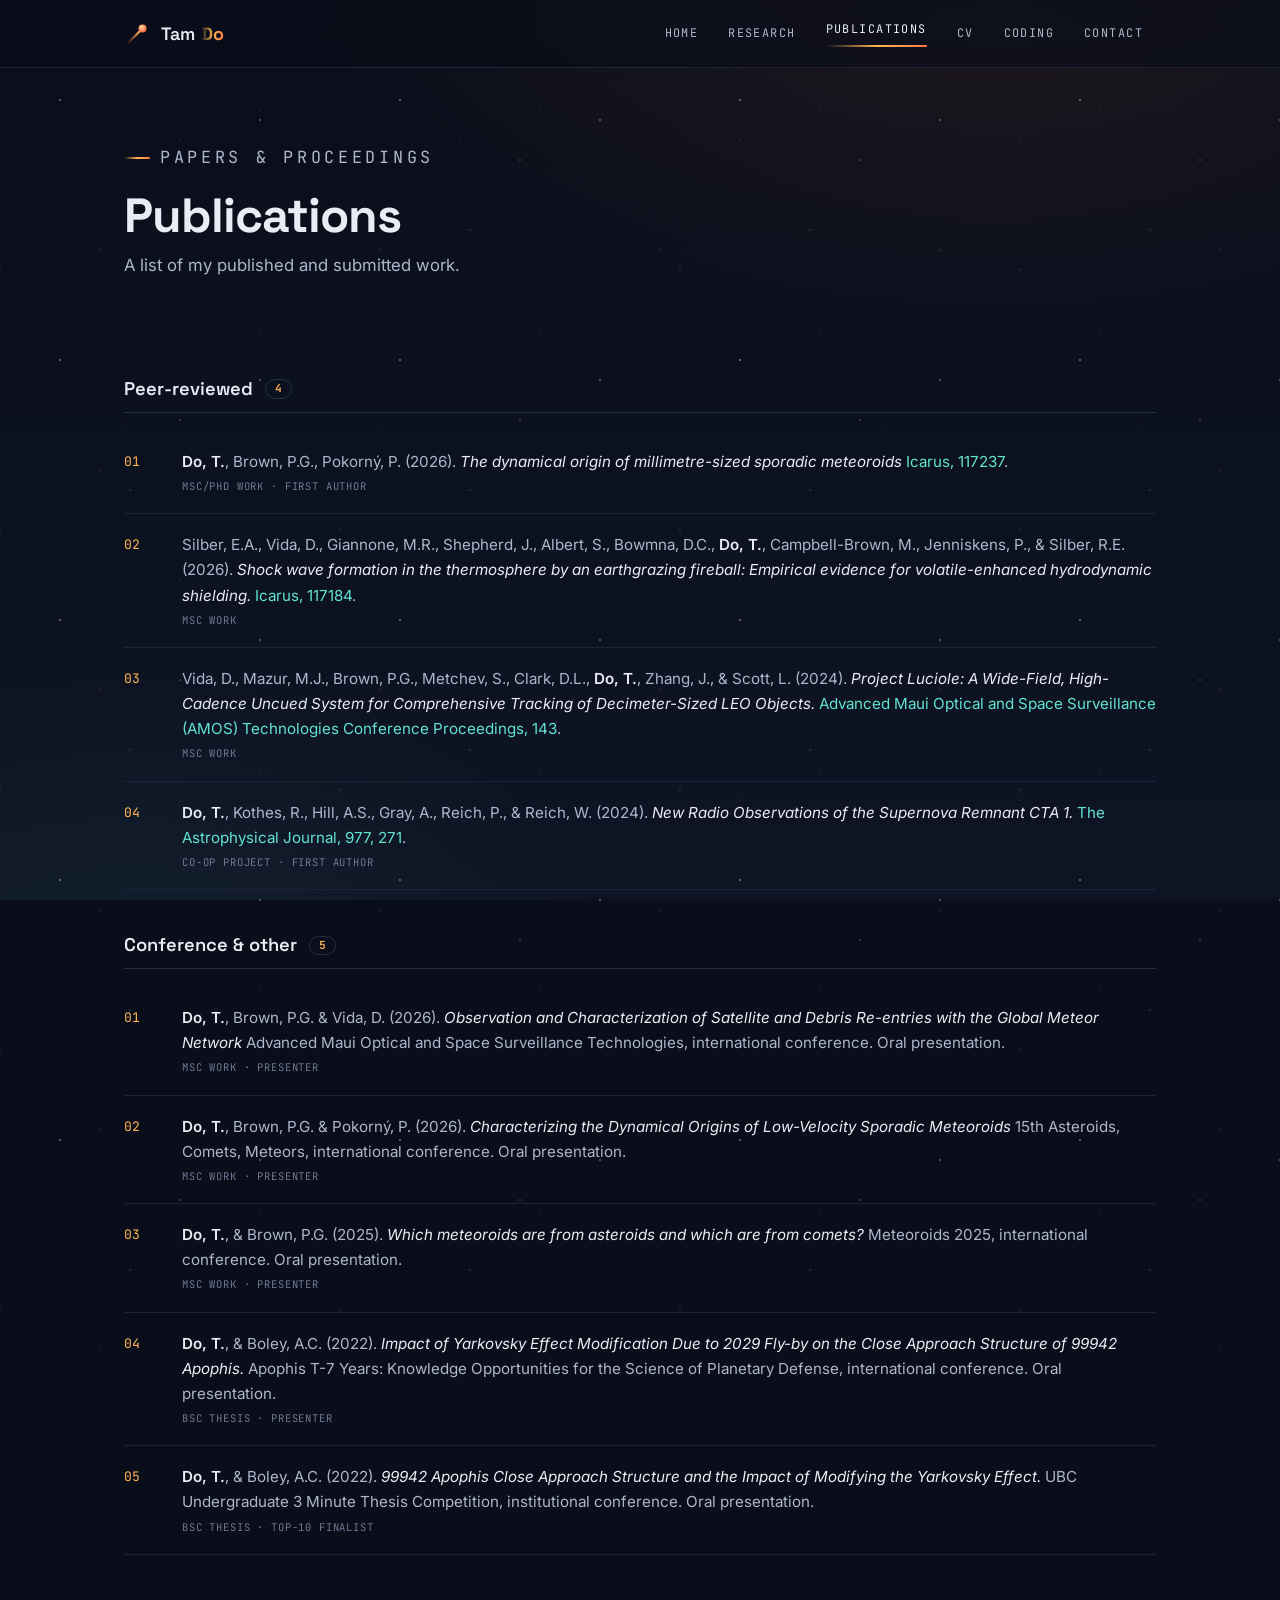
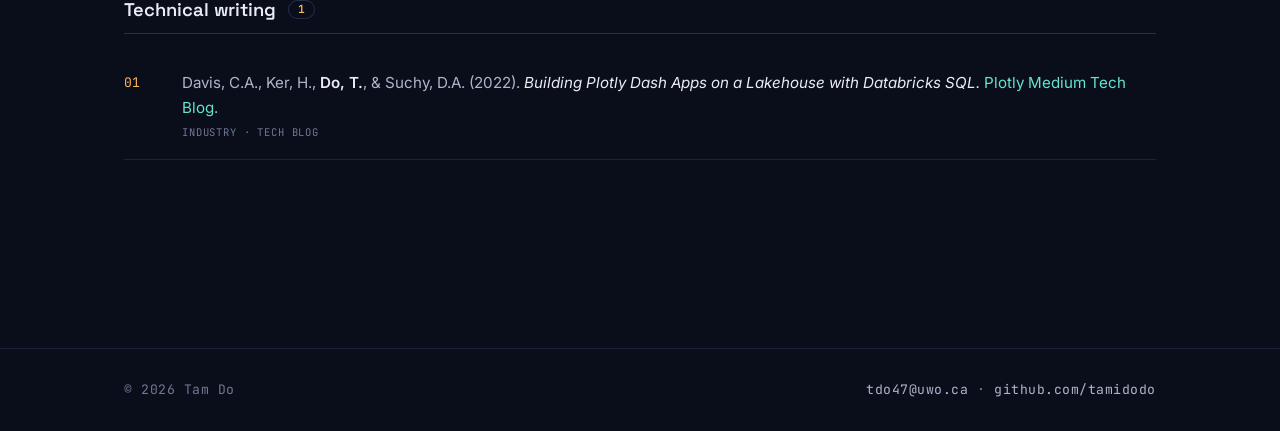
<file: publications.html>
<!DOCTYPE html>
<html lang="en">

<head>
  <meta charset="UTF-8">
  <meta name="viewport" content="width=device-width, initial-scale=1">
  <title>Publications — Tam Do</title>
  <meta name="description" content="Peer-reviewed and conference publications by Tam Do.">
  <link rel="preconnect" href="https://fonts.googleapis.com">
  <link rel="preconnect" href="https://fonts.gstatic.com" crossorigin>
  <link
    href="https://fonts.googleapis.com/css2?family=Space+Grotesk:wght@400;500;600;700&family=Inter:wght@400;500;600&family=JetBrains+Mono:wght@400;500&display=swap"
    rel="stylesheet">
  <link rel="stylesheet" href="css/style.css">
</head>

<body>
  <div class="sky" aria-hidden="true"></div>
  <div class="meteor" aria-hidden="true"></div>

  <header class="nav">
    <div class="nav__inner">
      <a class="brand" href="index.html">
        <span class="brand__mark" aria-hidden="true">
          <svg viewBox="0 0 26 26" fill="none">
            <path d="M3 23 L15.5 10.5" stroke="url(#mg)" stroke-width="2.4" stroke-linecap="round" />
            <circle cx="18.5" cy="7.5" r="4" fill="url(#mg2)" />
            <defs>
              <linearGradient id="mg" x1="3" y1="23" x2="15.5" y2="10.5" gradientUnits="userSpaceOnUse">
                <stop stop-color="#ff7a45" stop-opacity="0" />
                <stop offset="1" stop-color="#ffb454" />
              </linearGradient>
              <radialGradient id="mg2" cx="0.4" cy="0.35" r="0.7">
                <stop stop-color="#ffd9a0" />
                <stop offset="1" stop-color="#ff5c3a" />
              </radialGradient>
            </defs>
          </svg>
        </span>
        <span>Tam <b class="accent">Do</b></span>
      </a>
      <button class="nav__toggle" aria-label="Toggle menu">☰</button>
      <ul class="menu">
        <li><a href="index.html">Home</a></li>
        <li><a href="research.html">Research</a></li>
        <li><a href="publications.html" class="active">Publications</a></li>
        <li><a href="cv.html">CV</a></li>
        <li><a href="coding.html">Coding</a></li>
        <li><a href="contact.html">Contact</a></li>
      </ul>
    </div>
  </header>

  <main>
    <section class="hero wrap" style="padding-bottom:18px;">
      <p class="eyebrow">Papers &amp; proceedings</p>
      <h1 style="font-family:var(--display);font-size:clamp(2rem,4.5vw,3rem);font-weight:700;letter-spacing:-0.02em;">
        Publications</h1>
      <p style="color:var(--ink-soft);max-width:60ch;">A list of my published and submitted work.</p>
    </section>

    <section class="section wrap">

      <!-- PEER REVIEWED -->
      <div class="pubgroup">
        <h3 class="pubgroup__title">Peer-reviewed <span class="count">4</span></h3>
        <ol class="publist">
          <li class="pub">
            <span class="pub__num">01</span>
            <div class="pub__body">
              <span class="me">Do, T.</span>, Brown, P.G., Pokorný, P. (2026).
              <span class="pub__title">The dynamical origin of millimetre-sized sporadic meteoroids</span>
              <span class="pub__venue"><a href="https://www.sciencedirect.com/science/article/pii/S0019103526003039"
                  target="_blank" rel="noopener">Icarus, 117237</a>.</span>
              <div class="pub__meta">MSc/PhD work · First author</div>
            </div>
          </li>
          <li class="pub">
            <span class="pub__num">02</span>
            <div class="pub__body">
              Silber, E.A., Vida, D., Giannone, M.R., Shepherd, J., Albert, S., Bowmna, D.C., <span class="me">Do,
                T.</span>, Campbell-Brown, M., Jenniskens, P., &amp; Silber, R.E. (2026).
              <span class="pub__title">Shock wave formation in the thermosphere by an earthgrazing fireball: Empirical
                evidence for volatile-enhanced hydrodynamic shielding.</span>
              <span class="pub__venue"><a href="https://www.sciencedirect.com/science/article/abs/pii/S0019103526002502"
                  target="_blank" rel="noopener">Icarus, 117184</a>.</span>
              <div class="pub__meta">MSc work</div>
            </div>
          </li>
          <li class="pub">
            <span class="pub__num">03</span>
            <div class="pub__body">
              Vida, D., Mazur, M.J., Brown, P.G., Metchev, S., Clark, D.L., <span class="me">Do, T.</span>, Zhang, J.,
              &amp; Scott, L. (2024).
              <span class="pub__title">Project Luciole: A Wide-Field, High-Cadence Uncued System for Comprehensive
                Tracking of Decimeter-Sized LEO Objects.</span>
              <span class="pub__venue"><a href="https://amostech.com/TechnicalPapers/2024/Poster/Vida.pdf"
                  target="_blank" rel="noopener">Advanced Maui Optical and Space Surveillance (AMOS) Technologies
                  Conference Proceedings, 143</a>.</span>
              <div class="pub__meta">MSc work</div>
            </div>
          </li>
          <li class="pub">
            <span class="pub__num">04</span>
            <div class="pub__body">
              <span class="me">Do, T.</span>, Kothes, R., Hill, A.S., Gray, A., Reich, P., &amp; Reich, W. (2024).
              <span class="pub__title">New Radio Observations of the Supernova Remnant CTA 1.</span>
              <span class="pub__venue"><a href="https://iopscience.iop.org/article/10.3847/1538-4357/ad90bb/pdf"
                  target="_blank" rel="noopener">The Astrophysical Journal, 977, 271</a>.</span>
              <div class="pub__meta">Co-op project · First author</div>
            </div>
          </li>
        </ol>
      </div>

      <!-- NON PEER REVIEWED -->
      <div class="pubgroup">
        <h3 class="pubgroup__title">Conference &amp; other <span class="count">5</span></h3>
        <ol class="publist">
          <li class="pub">
            <span class="pub__num">01</span>
            <div class="pub__body">
              <span class="me">Do, T.</span>, Brown, P.G. &amp; Vida, D. (2026).
              <span class="pub__title">Observation and Characterization of Satellite and Debris Re-entries with the
                Global Meteor Network</span>
              <span class="pub__venue">Advanced Maui Optical and Space Surveillance Technologies, international
                conference. Oral presentation.</span>
              <div class="pub__meta">MSc work · Presenter</div>
            </div>
          </li>
          <li class="pub">
            <span class="pub__num">02</span>
            <div class="pub__body">
              <span class="me">Do, T.</span>, Brown, P.G. &amp; Pokorný, P. (2026).
              <span class="pub__title">Characterizing the Dynamical Origins of Low-Velocity Sporadic Meteoroids</span>
              <span class="pub__venue">15th Asteroids, Comets, Meteors, international conference. Oral
                presentation.</span>
              <div class="pub__meta">MSc work · Presenter</div>
            </div>
          </li>
          <li class="pub">
            <span class="pub__num">03</span>
            <div class="pub__body">
              <span class="me">Do, T.</span>, &amp; Brown, P.G. (2025).
              <span class="pub__title">Which meteoroids are from asteroids and which are from comets?</span>
              <span class="pub__venue">Meteoroids 2025, international conference. Oral presentation.</span>
              <div class="pub__meta">MSc work · Presenter</div>
            </div>
          </li>
          <li class="pub">
            <span class="pub__num">04</span>
            <div class="pub__body">
              <span class="me">Do, T.</span>, &amp; Boley, A.C. (2022).
              <span class="pub__title">Impact of Yarkovsky Effect Modification Due to 2029 Fly-by on the Close Approach
                Structure of 99942 Apophis.</span>
              <span class="pub__venue">Apophis T-7 Years: Knowledge Opportunities for the Science of Planetary Defense,
                international conference. Oral presentation.</span>
              <div class="pub__meta">BSc thesis · Presenter</div>
            </div>
          </li>
          <li class="pub">
            <span class="pub__num">05</span>
            <div class="pub__body">
              <span class="me">Do, T.</span>, &amp; Boley, A.C. (2022).
              <span class="pub__title">99942 Apophis Close Approach Structure and the Impact of Modifying the Yarkovsky
                Effect.</span>
              <span class="pub__venue">UBC Undergraduate 3 Minute Thesis Competition, institutional conference. Oral
                presentation.</span>
              <div class="pub__meta">BSc thesis · Top-10 finalist</div>
            </div>
          </li>
        </ol>
      </div>

      <!-- TECH WRITING -->
      <div class="pubgroup">
        <h3 class="pubgroup__title">Technical writing <span class="count">1</span></h3>
        <ol class="publist">
          <li class="pub">
            <span class="pub__num">01</span>
            <div class="pub__body">
              Davis, C.A., Ker, H., <span class="me">Do, T.</span>, &amp; Suchy, D.A. (2022).
              <span class="pub__title">Building Plotly Dash Apps on a Lakehouse with Databricks SQL.</span>
              <span class="pub__venue"><a
                  href="https://medium.com/plotly/building-plotly-dash-apps-on-a-lakehouse-with-databricks-sql-advanced-edition-4e1015593633"
                  target="_blank" rel="noopener">Plotly Medium Tech Blog</a>.</span>
              <div class="pub__meta">Industry · Tech Blog</div>
            </div>
          </li>
        </ol>
      </div>

    </section>
  </main>

  <footer class="foot">
    <div class="wrap">
      <p>© 2026 Tam Do</p>
      <p><a href="mailto:tdo47@uwo.ca">tdo47@uwo.ca</a> · <a href="https://github.com/tamidodo" target="_blank"
          rel="noopener">github.com/tamidodo</a></p>
    </div>
  </footer>

  <script src="js/main.js"></script>
</body>

</html>
</file>
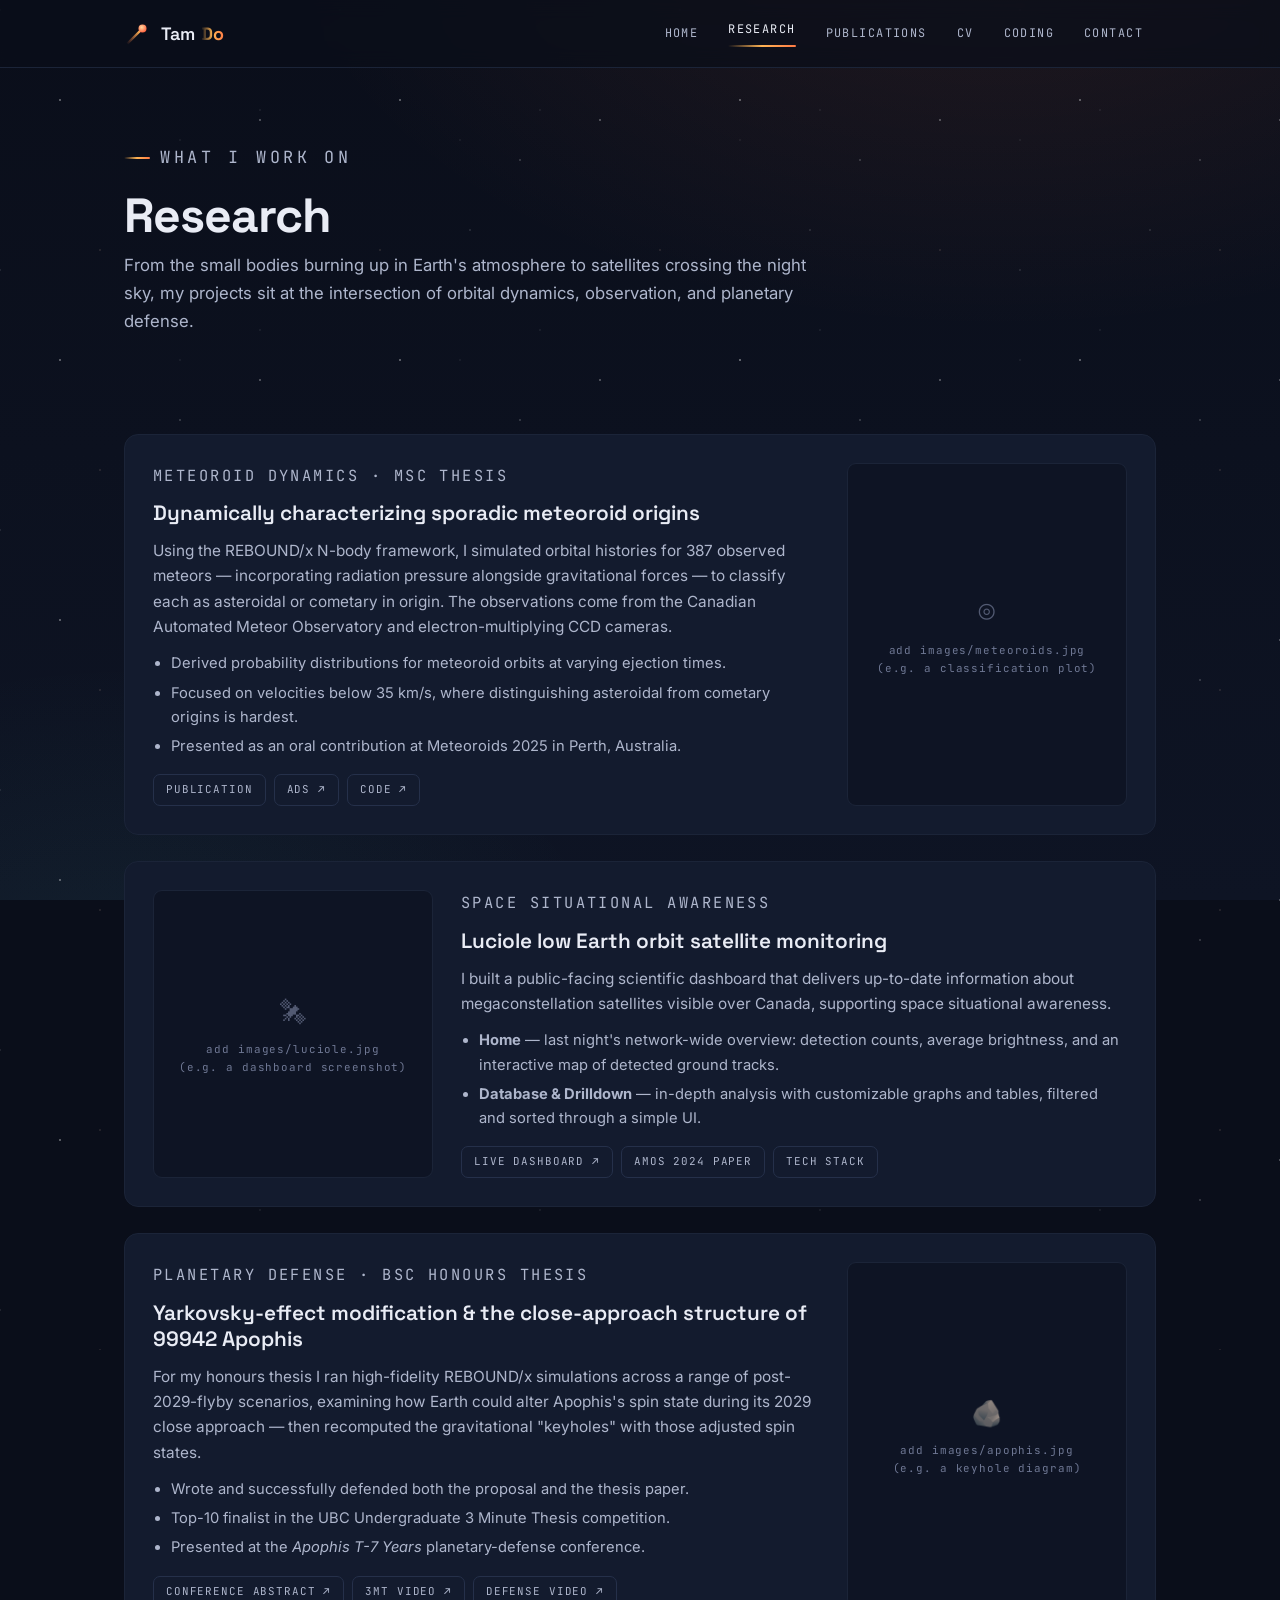
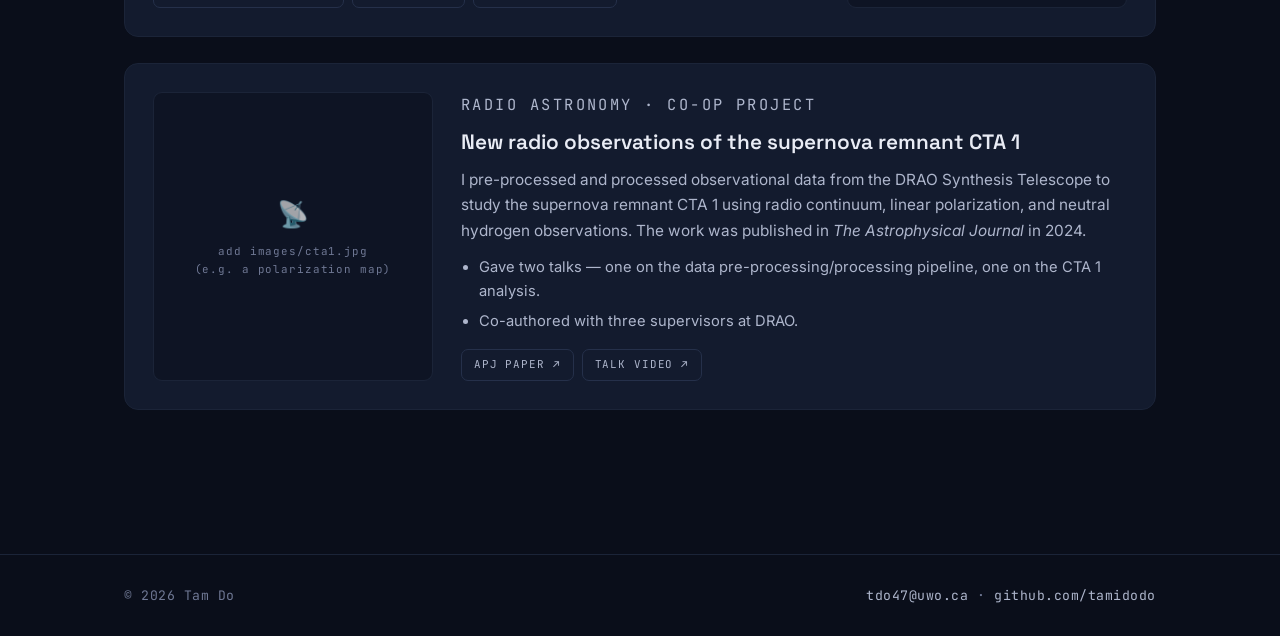
<file: research.html>
<!DOCTYPE html>
<html lang="en">

<head>
  <meta charset="UTF-8">
  <meta name="viewport" content="width=device-width, initial-scale=1">
  <title>Research — Tam Do</title>
  <meta name="description"
    content="Research projects by Tam Do: meteoroid dynamics, satellite monitoring, planetary defense, and radio astronomy.">
  <link rel="preconnect" href="https://fonts.googleapis.com">
  <link rel="preconnect" href="https://fonts.gstatic.com" crossorigin>
  <link
    href="https://fonts.googleapis.com/css2?family=Space+Grotesk:wght@400;500;600;700&family=Inter:wght@400;500;600&family=JetBrains+Mono:wght@400;500&display=swap"
    rel="stylesheet">
  <link rel="stylesheet" href="css/style.css">
</head>

<body>
  <div class="sky" aria-hidden="true"></div>
  <div class="meteor" aria-hidden="true"></div>

  <header class="nav">
    <div class="nav__inner">
      <a class="brand" href="index.html">
        <span class="brand__mark" aria-hidden="true">
          <svg viewBox="0 0 26 26" fill="none">
            <path d="M3 23 L15.5 10.5" stroke="url(#mg)" stroke-width="2.4" stroke-linecap="round" />
            <circle cx="18.5" cy="7.5" r="4" fill="url(#mg2)" />
            <defs>
              <linearGradient id="mg" x1="3" y1="23" x2="15.5" y2="10.5" gradientUnits="userSpaceOnUse">
                <stop stop-color="#ff7a45" stop-opacity="0" />
                <stop offset="1" stop-color="#ffb454" />
              </linearGradient>
              <radialGradient id="mg2" cx="0.4" cy="0.35" r="0.7">
                <stop stop-color="#ffd9a0" />
                <stop offset="1" stop-color="#ff5c3a" />
              </radialGradient>
            </defs>
          </svg>
        </span>
        <span>Tam <b class="accent">Do</b></span>
      </a>
      <button class="nav__toggle" aria-label="Toggle menu">☰</button>
      <ul class="menu">
        <li><a href="index.html">Home</a></li>
        <li><a href="research.html" class="active">Research</a></li>
        <li><a href="publications.html">Publications</a></li>
        <li><a href="cv.html">CV</a></li>
        <li><a href="coding.html">Coding</a></li>
        <li><a href="contact.html">Contact</a></li>
      </ul>
    </div>
  </header>

  <main>
    <section class="hero wrap" style="padding-bottom:18px;">
      <p class="eyebrow">What I work on</p>
      <h1 style="font-family:var(--display);font-size:clamp(2rem,4.5vw,3rem);font-weight:700;letter-spacing:-0.02em;">
        Research</h1>
      <p style="color:var(--ink-soft);max-width:62ch;">From the small bodies burning up in Earth's atmosphere to
        satellites crossing the night sky, my projects sit at the intersection of orbital dynamics, observation, and
        planetary defense.</p>
    </section>

    <section class="section wrap">
      <div class="research">

        <!-- 1. Meteoroids -->
        <article class="entry" id="meteoroids">
          <div>
            <p class="entry__kicker">Meteoroid dynamics · MSc thesis</p>
            <h3>Dynamically characterizing sporadic meteoroid origins</h3>
            <p>Using the REBOUND/x N-body framework, I simulated orbital histories for 387 observed meteors —
              incorporating radiation pressure alongside gravitational forces — to classify each as asteroidal or
              cometary in origin. The observations come from the Canadian Automated Meteor Observatory and
              electron-multiplying CCD cameras.</p>
            <ul>
              <li>Derived probability distributions for meteoroid orbits at varying ejection times.</li>
              <li>Focused on velocities below 35 km/s, where distinguishing asteroidal from cometary origins is hardest.
              </li>
              <li>Presented as an oral contribution at Meteoroids 2025 in Perth, Australia.</li>
            </ul>
            <div class="entry__links">
              <a class="chip" href="publications.html">Publication</a>
              <a class="chip" href="#">ADS ↗</a>
              <a class="chip" href="https://github.com/tamidodo" target="_blank" rel="noopener">Code ↗</a>
            </div>
          </div>
          <div class="entry__media">
            <div class="media__ph"><span>◎</span>add images/meteoroids.jpg<br>(e.g. a classification plot)</div>
          </div>
        </article>

        <!-- 2. Luciole -->
        <article class="entry entry--rev" id="luciole">
          <div>
            <p class="entry__kicker">Space situational awareness</p>
            <h3>Luciole low Earth orbit satellite monitoring</h3>
            <p>I built a public-facing scientific dashboard that delivers up-to-date information about megaconstellation
              satellites visible over Canada, supporting space situational awareness.</p>
            <ul>
              <li><strong>Home</strong> — last night's network-wide overview: detection counts, average brightness, and
                an interactive map of detected ground tracks.</li>
              <li><strong>Database &amp; Drilldown</strong> — in-depth analysis with customizable graphs and tables,
                filtered and sorted through a simple UI.</li>
            </ul>
            <div class="entry__links">
              <a class="chip" href="#">Live dashboard ↗</a>
              <a class="chip" href="publications.html">AMOS 2024 paper</a>
              <a class="chip" href="coding.html">Tech stack</a>
            </div>
          </div>
          <div class="entry__media">
            <div class="media__ph"><span>🛰</span>add images/luciole.jpg<br>(e.g. a dashboard screenshot)</div>
          </div>
        </article>

        <!-- 3. Apophis -->
        <article class="entry" id="apophis">
          <div>
            <p class="entry__kicker">Planetary defense · BSc honours thesis</p>
            <h3>Yarkovsky-effect modification &amp; the close-approach structure of 99942 Apophis</h3>
            <p>For my honours thesis I ran high-fidelity REBOUND/x simulations across a range of post-2029-flyby
              scenarios, examining how Earth could alter Apophis's spin state during its 2029 close approach — then
              recomputed the gravitational "keyholes" with those adjusted spin states.</p>
            <ul>
              <li>Wrote and successfully defended both the proposal and the thesis paper.</li>
              <li>Top-10 finalist in the UBC Undergraduate 3 Minute Thesis competition.</li>
              <li>Presented at the <em>Apophis T-7 Years</em> planetary-defense conference.</li>
            </ul>
            <div class="entry__links">
              <a class="chip" href="#">Conference abstract ↗</a>
              <a class="chip" href="#">3MT video ↗</a>
              <a class="chip" href="#">Defense video ↗</a>
            </div>
          </div>
          <div class="entry__media">
            <div class="media__ph"><span>🪨</span>add images/apophis.jpg<br>(e.g. a keyhole diagram)</div>
          </div>
        </article>

        <!-- 4. CTA 1 -->
        <article class="entry entry--rev" id="cta1">
          <div>
            <p class="entry__kicker">Radio astronomy · Co-op project</p>
            <h3>New radio observations of the supernova remnant CTA 1</h3>
            <p>I pre-processed and processed observational data from the DRAO Synthesis Telescope to study the supernova
              remnant CTA 1 using radio continuum, linear polarization, and neutral hydrogen observations. The work was
              published in <em>The Astrophysical Journal</em> in 2024.</p>
            <ul>
              <li>Gave two talks — one on the data pre-processing/processing pipeline, one on the CTA 1 analysis.</li>
              <li>Co-authored with three supervisors at DRAO.</li>
            </ul>
            <div class="entry__links">
              <a class="chip" href="https://ui.adsabs.harvard.edu/abs/2024ApJ...977..271D" target="_blank"
                rel="noopener">ApJ paper ↗</a>
              <a class="chip" href="#">Talk video ↗</a>
            </div>
          </div>
          <div class="entry__media">
            <div class="media__ph"><span>📡</span>add images/cta1.jpg<br>(e.g. a polarization map)</div>
          </div>
        </article>

      </div>
    </section>
  </main>

  <footer class="foot">
    <div class="wrap">
      <p>© 2026 Tam Do</p>
      <p><a href="mailto:tdo47@uwo.ca">tdo47@uwo.ca</a> · <a href="https://github.com/tamidodo" target="_blank"
          rel="noopener">github.com/tamidodo</a></p>
    </div>
  </footer>

  <script src="js/main.js"></script>
</body>

</html>
</file>
<file: css/style.css>
/* =========================================================================
   Tammy Do — academic site
   Theme: "Atmospheric Entry" — deep-space navy with a meteor-trail ember accent
   Type:  Space Grotesk (display) · Inter (body) · JetBrains Mono (data/labels)
   ========================================================================= */

/* ---- Design tokens ---------------------------------------------------- */
:root {
  /* space */
  --bg:          #0a0e1a;   /* deep space */
  --bg-2:        #0e1424;   /* slightly lifted */
  --panel:       #131b2e;   /* card surface */
  --panel-2:     #182338;   /* card hover / nested */
  --line:        #25304a;   /* hairline borders */
  --line-soft:   #1b2438;

  /* text */
  --ink:         #e9ecf5;   /* primary text */
  --ink-soft:    #aeb6cc;   /* secondary text */
  --ink-faint:   #6f7894;   /* muted captions */

  /* signature: meteor trail / atmospheric ablation */
  --ember:       #ff7a45;   /* ember core */
  --ember-hot:   #ffb454;   /* hot leading edge */
  --ember-deep:  #ff5c3a;   /* deep ember */
  --trail:       linear-gradient(90deg, transparent, var(--ember-hot), var(--ember));

  /* cool secondary (ionization) — used sparingly */
  --ion:         #62e4cf;

  /* type */
  --display: "Space Grotesk", system-ui, sans-serif;
  --body:    "Inter", system-ui, sans-serif;
  --mono:    "JetBrains Mono", ui-monospace, monospace;

  /* layout */
  --maxw:    1080px;
  --nav-h:   68px;
  --radius:  14px;
  --radius-sm: 9px;
}

/* ---- Reset ------------------------------------------------------------ */
*, *::before, *::after { box-sizing: border-box; }
html { scroll-behavior: smooth; }
body {
  margin: 0;
  background: var(--bg);
  color: var(--ink);
  font-family: var(--body);
  font-size: 16.5px;
  line-height: 1.65;
  -webkit-font-smoothing: antialiased;
  text-rendering: optimizeLegibility;
  overflow-x: hidden;
}
img { max-width: 100%; display: block; }
a { color: inherit; text-decoration: none; }

/* ---- Starfield backdrop ----------------------------------------------- */
.sky {
  position: fixed;
  inset: 0;
  z-index: -2;
  background:
    radial-gradient(1200px 700px at 78% -10%, rgba(255,122,69,0.10), transparent 60%),
    radial-gradient(900px 600px at 10% 110%, rgba(98,228,207,0.06), transparent 55%),
    linear-gradient(180deg, var(--bg) 0%, var(--bg-2) 100%);
}
.sky::before,
.sky::after {
  content: "";
  position: absolute;
  inset: -50%;
  background-repeat: repeat;
}
/* two star layers */
.sky::before {
  background-image:
    radial-gradient(1.4px 1.4px at 20px 30px, rgba(255,255,255,0.9), transparent),
    radial-gradient(1.2px 1.2px at 140px 90px, rgba(255,255,255,0.55), transparent),
    radial-gradient(1px 1px at 90px 160px, rgba(255,255,255,0.5), transparent),
    radial-gradient(1.5px 1.5px at 220px 50px, rgba(255,255,255,0.7), transparent),
    radial-gradient(1px 1px at 300px 200px, rgba(255,255,255,0.45), transparent);
  background-size: 340px 260px;
  opacity: 0.7;
  animation: drift 220s linear infinite;
}
.sky::after {
  background-image:
    radial-gradient(1px 1px at 60px 120px, rgba(255,255,255,0.4), transparent),
    radial-gradient(1.2px 1.2px at 180px 40px, rgba(255,210,180,0.5), transparent),
    radial-gradient(1px 1px at 260px 150px, rgba(255,255,255,0.35), transparent);
  background-size: 280px 220px;
  opacity: 0.5;
  animation: drift 360s linear infinite reverse;
}
@keyframes drift { to { transform: translateY(-260px); } }

/* a lone meteor that streaks occasionally */
.meteor {
  position: fixed;
  top: -10%; left: 70%;
  width: 2px; height: 90px;
  background: linear-gradient(var(--ember-hot), transparent);
  filter: drop-shadow(0 0 6px var(--ember));
  transform: rotate(35deg);
  opacity: 0;
  z-index: -1;
  animation: streak 14s ease-in infinite;
}
@keyframes streak {
  0%, 82% { opacity: 0; transform: translate(0,0) rotate(35deg); }
  86%     { opacity: 1; }
  100%    { opacity: 0; transform: translate(-520px, 740px) rotate(35deg); }
}

/* ---- Navigation ------------------------------------------------------- */
.nav {
  position: sticky; top: 0; z-index: 50;
  height: var(--nav-h);
  display: flex; align-items: center;
  backdrop-filter: blur(10px);
  background: rgba(10,14,26,0.72);
  border-bottom: 1px solid var(--line-soft);
}
.nav__inner {
  width: 100%; max-width: var(--maxw);
  margin: 0 auto; padding: 0 24px;
  display: flex; align-items: center; justify-content: space-between;
}
.brand {
  display: flex; align-items: center; gap: 11px;
  font-family: var(--display);
  font-weight: 600; font-size: 1.12rem; letter-spacing: 0.2px;
}
.brand__mark {
  width: 26px; height: 26px; flex: none;
  display: grid; place-items: center;
}
.brand__mark svg { width: 26px; height: 26px; }
.brand b { font-weight: 700; }
.brand .accent {
  background: var(--trail);
  -webkit-background-clip: text; background-clip: text; color: transparent;
}

.menu { display: flex; align-items: center; gap: 4px; list-style: none; margin: 0; padding: 0; }
.menu a {
  display: block;
  font-family: var(--mono);
  font-size: 0.74rem; letter-spacing: 0.12em; text-transform: uppercase;
  color: var(--ink-soft);
  padding: 9px 13px; border-radius: 8px;
  transition: color 0.18s, background 0.18s;
}
.menu a:hover { color: var(--ink); background: rgba(255,255,255,0.04); }
.menu a.active { color: var(--ink); }
.menu a.active::after {
  content: ""; display: block; height: 2px; margin-top: 5px; border-radius: 2px;
  background: var(--trail);
}

.nav__toggle {
  display: none; background: none; border: 1px solid var(--line);
  color: var(--ink); border-radius: 8px; padding: 7px 10px; cursor: pointer;
  font-size: 1.1rem; line-height: 1;
}

/* ---- Layout primitives ------------------------------------------------ */
.wrap { max-width: var(--maxw); margin: 0 auto; padding: 0 24px; }
main { padding-bottom: 96px; }

.eyebrow {
  font-family: var(--mono);
  font-size: 0.72rem; letter-spacing: 0.22em; text-transform: uppercase;
  color: var(--ember-hot);
  display: inline-flex; align-items: center; gap: 10px;
  margin: 0 0 14px;
}
.eyebrow::before {
  content: ""; width: 26px; height: 2px; border-radius: 2px;
  background: var(--trail);
}

.section { padding-top: 64px; padding-bottom: 8px; }
.section__head { margin-bottom: 30px; }
h1, h2, h3, h4 { font-family: var(--display); line-height: 1.18; margin: 0; }
h2.section__title { font-size: clamp(1.5rem, 3vw, 2rem); font-weight: 600; letter-spacing: -0.01em; }

.placeholder { color: var(--ember-hot); font-style: italic; }
.lorem { color: var(--ink-faint); }

/* ---- Hero (home) ------------------------------------------------------ */
.hero { padding-top: 72px; padding-bottom: 40px; }
.hero__grid {
  display: grid; grid-template-columns: 1.5fr 1fr; gap: 54px; align-items: center;
}
.hero h1 {
  font-size: clamp(2.4rem, 5.4vw, 3.6rem);
  font-weight: 700; letter-spacing: -0.02em; margin-bottom: 8px;
}
.hero h1 .accent {
  background: var(--trail);
  -webkit-background-clip: text; background-clip: text; color: transparent;
}
.hero .role {
  font-family: var(--mono); font-size: 0.82rem; letter-spacing: 0.1em;
  color: var(--ion); text-transform: uppercase; margin-bottom: 22px;
}
.hero p { color: var(--ink-soft); font-size: 1.05rem; margin: 0 0 16px; }
.hero__cta { display: flex; flex-wrap: wrap; gap: 12px; margin-top: 26px; }

.portrait {
  position: relative; aspect-ratio: 1; border-radius: 50%;
  background:
    radial-gradient(circle at 50% 35%, var(--panel-2), var(--panel));
  border: 1px solid var(--line);
  display: grid; place-items: center; overflow: hidden;
  box-shadow: 0 0 0 1px rgba(255,122,69,0.10), 0 24px 60px -30px rgba(0,0,0,0.9);
}
.portrait::after {
  content: ""; position: absolute; inset: -2px; border-radius: 50%;
  background: conic-gradient(from 200deg, transparent 60%, rgba(255,122,69,0.55), transparent 85%);
  -webkit-mask: radial-gradient(circle, transparent 67%, #000 68%);
          mask: radial-gradient(circle, transparent 67%, #000 68%);
  animation: orbit 26s linear infinite;
}
@keyframes orbit { to { transform: rotate(360deg); } }
.portrait img { width: 100%; height: 100%; object-fit: cover; border-radius: 50%; }
.portrait__ph {
  text-align: center; padding: 24px; color: var(--ink-faint);
  font-family: var(--mono); font-size: 0.72rem; letter-spacing: 0.08em; line-height: 1.7;
}
.portrait__ph span { display: block; font-size: 2rem; margin-bottom: 8px; }

/* ---- Buttons / pills -------------------------------------------------- */
.btn {
  display: inline-flex; align-items: center; gap: 8px;
  font-family: var(--mono); font-size: 0.76rem; letter-spacing: 0.08em;
  text-transform: uppercase;
  padding: 11px 18px; border-radius: 10px; cursor: pointer;
  border: 1px solid var(--line); color: var(--ink);
  background: var(--panel); transition: border-color 0.18s, transform 0.18s, background 0.18s;
}
.btn:hover { transform: translateY(-2px); border-color: var(--ember); }
.btn--solid {
  border: none; color: #1a0e08; font-weight: 600;
  background: linear-gradient(120deg, var(--ember-hot), var(--ember));
}
.btn--solid:hover { box-shadow: 0 10px 30px -12px var(--ember-deep); }

/* ---- Cards / research news on home ------------------------------------ */
.cards { display: grid; grid-template-columns: repeat(2, 1fr); gap: 18px; }
.card {
  display: block; padding: 22px 22px 20px;
  background: var(--panel); border: 1px solid var(--line-soft);
  border-radius: var(--radius);
  transition: border-color 0.18s, transform 0.18s, background 0.18s;
}
.card:hover { border-color: var(--ember); transform: translateY(-3px); background: var(--panel-2); }
.card__tag {
  font-family: var(--mono); font-size: 0.66rem; letter-spacing: 0.14em;
  text-transform: uppercase; color: var(--ink-faint); margin-bottom: 10px;
}
.card h3 { font-size: 1.08rem; font-weight: 600; margin-bottom: 8px; }
.card p { color: var(--ink-soft); font-size: 0.92rem; margin: 0; }
.card__more {
  display: inline-block; margin-top: 14px; color: var(--ember-hot);
  font-family: var(--mono); font-size: 0.72rem; letter-spacing: 0.08em;
}

/* ---- Link list (news / external) -------------------------------------- */
.linklist { list-style: none; margin: 0; padding: 0; display: grid; gap: 10px; }
.linklist a {
  display: flex; align-items: baseline; gap: 14px;
  padding: 14px 18px; border-radius: var(--radius-sm);
  background: var(--panel); border: 1px solid var(--line-soft);
  color: var(--ink-soft); transition: border-color 0.18s, color 0.18s, transform 0.18s;
}
.linklist a:hover { border-color: var(--ember); color: var(--ink); transform: translateX(4px); }
.linklist .src {
  font-family: var(--mono); font-size: 0.68rem; letter-spacing: 0.1em;
  text-transform: uppercase; color: var(--ember-hot); flex: none; min-width: 92px;
}

/* ---- GitHub callout --------------------------------------------------- */
.callout {
  margin-top: 30px; padding: 34px;
  border-radius: var(--radius); border: 1px solid var(--line);
  background:
    radial-gradient(600px 200px at 100% 0%, rgba(255,122,69,0.12), transparent 70%),
    var(--bg-2);
  display: flex; align-items: center; justify-content: space-between; gap: 24px; flex-wrap: wrap;
}
.callout h3 { font-size: 1.35rem; margin-bottom: 6px; }
.callout p { margin: 0; color: var(--ink-soft); }

/* ---- Research entries ------------------------------------------------- */
.research { display: grid; gap: 26px; }
.entry {
  display: grid; grid-template-columns: 1fr 280px; gap: 28px;
  padding: 28px; border: 1px solid var(--line-soft); border-radius: var(--radius);
  background: var(--panel);
}
.entry--rev { grid-template-columns: 280px 1fr; }
.entry--rev .entry__media { order: -1; }
.entry__kicker {
  font-family: var(--mono); font-size: 0.68rem; letter-spacing: 0.16em;
  text-transform: uppercase; color: var(--ion); margin-bottom: 10px;
}
.entry h3 { font-size: 1.3rem; font-weight: 600; margin-bottom: 12px; line-height: 1.25; }
.entry p { color: var(--ink-soft); font-size: 0.96rem; margin: 0 0 12px; }
.entry ul { margin: 0 0 16px; padding-left: 18px; color: var(--ink-soft); font-size: 0.92rem; }
.entry ul li { margin-bottom: 5px; }
.entry__links { display: flex; flex-wrap: wrap; gap: 8px; }
.chip {
  font-family: var(--mono); font-size: 0.68rem; letter-spacing: 0.08em; text-transform: uppercase;
  padding: 6px 12px; border-radius: 7px;
  border: 1px solid var(--line); color: var(--ink-soft);
  transition: border-color 0.18s, color 0.18s;
}
.chip:hover { border-color: var(--ember); color: var(--ember-hot); }
.entry__media {
  border-radius: var(--radius-sm); overflow: hidden;
  background: var(--bg-2); border: 1px solid var(--line-soft);
  min-height: 180px; display: grid; place-items: center;
}
.media__ph {
  text-align: center; color: var(--ink-faint);
  font-family: var(--mono); font-size: 0.68rem; letter-spacing: 0.08em; padding: 20px;
}
.media__ph span { display: block; font-size: 1.6rem; margin-bottom: 8px; opacity: 0.7; }

/* ---- Publications ----------------------------------------------------- */
.pubgroup { margin-bottom: 44px; }
.pubgroup__title {
  font-size: 1.15rem; font-weight: 600; margin-bottom: 18px;
  padding-bottom: 12px; border-bottom: 1px solid var(--line);
  display: flex; align-items: center; gap: 12px;
}
.pubgroup__title .count {
  font-family: var(--mono); font-size: 0.7rem; color: var(--ember-hot);
  border: 1px solid var(--line); padding: 2px 9px; border-radius: 20px;
}
.publist { list-style: none; margin: 0; padding: 0; counter-reset: pub; }
.pub {
  display: grid; grid-template-columns: 42px 1fr; gap: 16px;
  padding: 18px 0; border-bottom: 1px solid var(--line-soft);
}
.pub__num {
  font-family: var(--mono); font-size: 0.82rem; color: var(--ember-hot);
  padding-top: 2px;
}
.pub__body { font-size: 0.95rem; color: var(--ink-soft); }
.pub__body .me { color: var(--ink); font-weight: 600; }
.pub__title { color: var(--ink); font-style: italic; }
.pub__venue a { color: var(--ion); border-bottom: 1px solid transparent; }
.pub__venue a:hover { border-color: var(--ion); }
.pub__meta {
  font-family: var(--mono); font-size: 0.66rem; letter-spacing: 0.08em;
  text-transform: uppercase; color: var(--ink-faint); margin-top: 4px;
}

/* ---- CV --------------------------------------------------------------- */
.cv-head { display: flex; align-items: flex-end; justify-content: space-between; gap: 20px; flex-wrap: wrap; margin-bottom: 8px; }
.cv-block { margin-bottom: 40px; }
.cv-block > h3 {
  font-size: 0.82rem; font-family: var(--mono); letter-spacing: 0.18em; text-transform: uppercase;
  color: var(--ember-hot); margin-bottom: 18px; padding-bottom: 10px;
  border-bottom: 1px solid var(--line);
}
.cv-item { display: grid; grid-template-columns: 168px 1fr; gap: 22px; padding: 14px 0; }
.cv-item__when {
  font-family: var(--mono); font-size: 0.74rem; color: var(--ink-faint); letter-spacing: 0.04em;
  padding-top: 3px;
}
.cv-item__what h4 { font-size: 1.04rem; font-weight: 600; margin-bottom: 2px; }
.cv-item__what .org { color: var(--ion); font-size: 0.9rem; margin-bottom: 8px; }
.cv-item__what ul { margin: 6px 0 0; padding-left: 17px; color: var(--ink-soft); font-size: 0.92rem; }
.cv-item__what ul li { margin-bottom: 4px; }
.cv-item__what p { color: var(--ink-soft); font-size: 0.92rem; margin: 0; }

/* ---- Coding ----------------------------------------------------------- */
.filters { display: flex; flex-wrap: wrap; gap: 9px; margin-bottom: 34px; }
.filter {
  font-family: var(--mono); font-size: 0.72rem; letter-spacing: 0.06em;
  padding: 8px 15px; border-radius: 20px; cursor: pointer;
  border: 1px solid var(--line); color: var(--ink-soft);
  background: var(--panel); transition: all 0.16s;
}
.filter:hover { border-color: var(--ember); color: var(--ink); }
.filter.active {
  color: #1a0e08; font-weight: 600; border-color: transparent;
  background: linear-gradient(120deg, var(--ember-hot), var(--ember));
}
.projects { display: grid; gap: 18px; }
.project {
  padding: 26px; border: 1px solid var(--line-soft); border-radius: var(--radius);
  background: var(--panel); transition: border-color 0.18s;
}
.project:hover { border-color: var(--line); }
.project__head { display: flex; align-items: center; gap: 12px; flex-wrap: wrap; margin-bottom: 12px; }
.lang-tag {
  font-family: var(--mono); font-size: 0.66rem; letter-spacing: 0.1em; text-transform: uppercase;
  padding: 4px 10px; border-radius: 6px; flex: none;
  color: var(--ember-hot); border: 1px solid var(--line);
  background: rgba(255,122,69,0.07);
}
.project h3 { font-size: 1.12rem; font-weight: 600; }
.project p { color: var(--ink-soft); font-size: 0.94rem; margin: 0 0 14px; }
.project__links { display: flex; flex-wrap: wrap; gap: 8px; }

/* ---- Contact ---------------------------------------------------------- */
.contact-grid { display: grid; grid-template-columns: 1fr 1fr; gap: 26px; align-items: start; }
.contact-card {
  padding: 26px; border: 1px solid var(--line-soft); border-radius: var(--radius);
  background: var(--panel);
}
.contact-card h3 { font-size: 1.05rem; font-weight: 600; margin-bottom: 14px; }
.contact-row { display: flex; gap: 12px; align-items: baseline; padding: 8px 0; }
.contact-row .lbl {
  font-family: var(--mono); font-size: 0.66rem; letter-spacing: 0.1em; text-transform: uppercase;
  color: var(--ink-faint); min-width: 78px; flex: none;
}
.contact-row a { color: var(--ion); border-bottom: 1px solid transparent; }
.contact-row a:hover { border-color: var(--ion); }
.socials { display: flex; gap: 10px; margin-top: 8px; flex-wrap: wrap; }
.map-embed {
  width: 100%; aspect-ratio: 16/10; border: 0; border-radius: var(--radius);
  filter: grayscale(0.3) brightness(0.85) contrast(1.05);
}
.conf-table { width: 100%; border-collapse: collapse; font-size: 0.9rem; }
.conf-table td { padding: 12px 14px; border-bottom: 1px solid var(--line-soft); color: var(--ink-soft); }
.conf-table tr td:first-child { font-family: var(--mono); font-size: 0.76rem; color: var(--ink); white-space: nowrap; }
.conf-table tr td:nth-child(2) { font-family: var(--mono); color: var(--ember-hot); }

/* ---- Footer ----------------------------------------------------------- */
.foot {
  border-top: 1px solid var(--line-soft); margin-top: 40px; padding: 30px 0;
}
.foot .wrap { display: flex; justify-content: space-between; align-items: center; gap: 16px; flex-wrap: wrap; }
.foot p { margin: 0; color: var(--ink-faint); font-size: 0.82rem; font-family: var(--mono); letter-spacing: 0.04em; }
.foot a { color: var(--ink-soft); }
.foot a:hover { color: var(--ember-hot); }

/* ---- Focus / a11y ----------------------------------------------------- */
a:focus-visible, button:focus-visible, .filter:focus-visible {
  outline: 2px solid var(--ember-hot); outline-offset: 3px; border-radius: 4px;
}

/* ---- Responsive ------------------------------------------------------- */
@media (max-width: 860px) {
  .hero__grid { grid-template-columns: 1fr; gap: 36px; }
  .portrait { max-width: 280px; margin: 0 auto; }
  .cards { grid-template-columns: 1fr; }
  .entry, .entry--rev { grid-template-columns: 1fr; }
  .entry--rev .entry__media, .entry__media { order: 0; }
  .contact-grid { grid-template-columns: 1fr; }
  .cv-item { grid-template-columns: 1fr; gap: 4px; }
  .cv-item__when { padding-top: 0; }
}
@media (max-width: 680px) {
  .nav__toggle { display: block; }
  .menu {
    position: absolute; top: var(--nav-h); right: 0; left: 0;
    flex-direction: column; align-items: stretch; gap: 0;
    background: var(--bg-2); border-bottom: 1px solid var(--line);
    padding: 8px; display: none;
  }
  .menu.open { display: flex; }
  .menu a { padding: 13px; border-radius: 8px; }
  .menu a.active::after { display: none; }
  .menu a.active { background: rgba(255,122,69,0.08); }
  .callout { flex-direction: column; align-items: flex-start; }
  .pub { grid-template-columns: 30px 1fr; gap: 10px; }
}

/* ---- Reduced motion --------------------------------------------------- */
@media (prefers-reduced-motion: reduce) {
  *, *::before, *::after { animation: none !important; transition: none !important; scroll-behavior: auto; }
}
</file>
